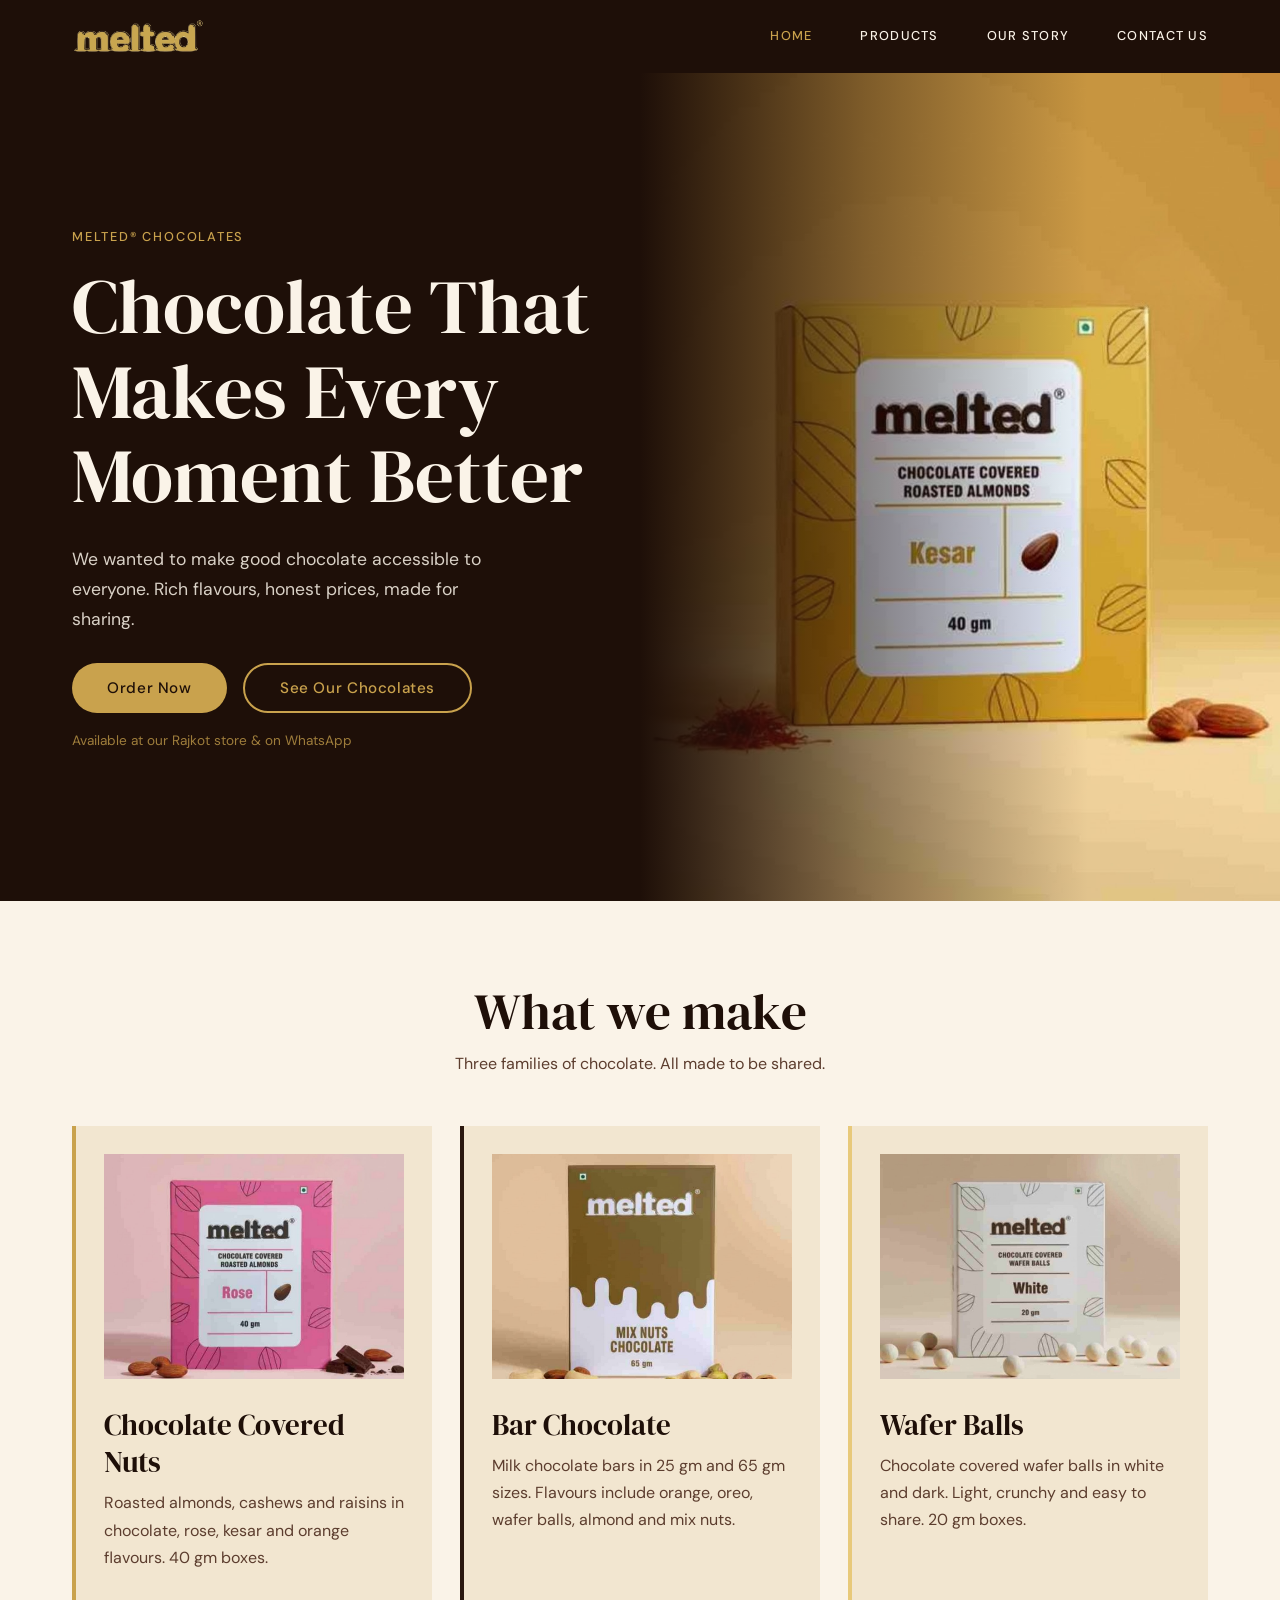
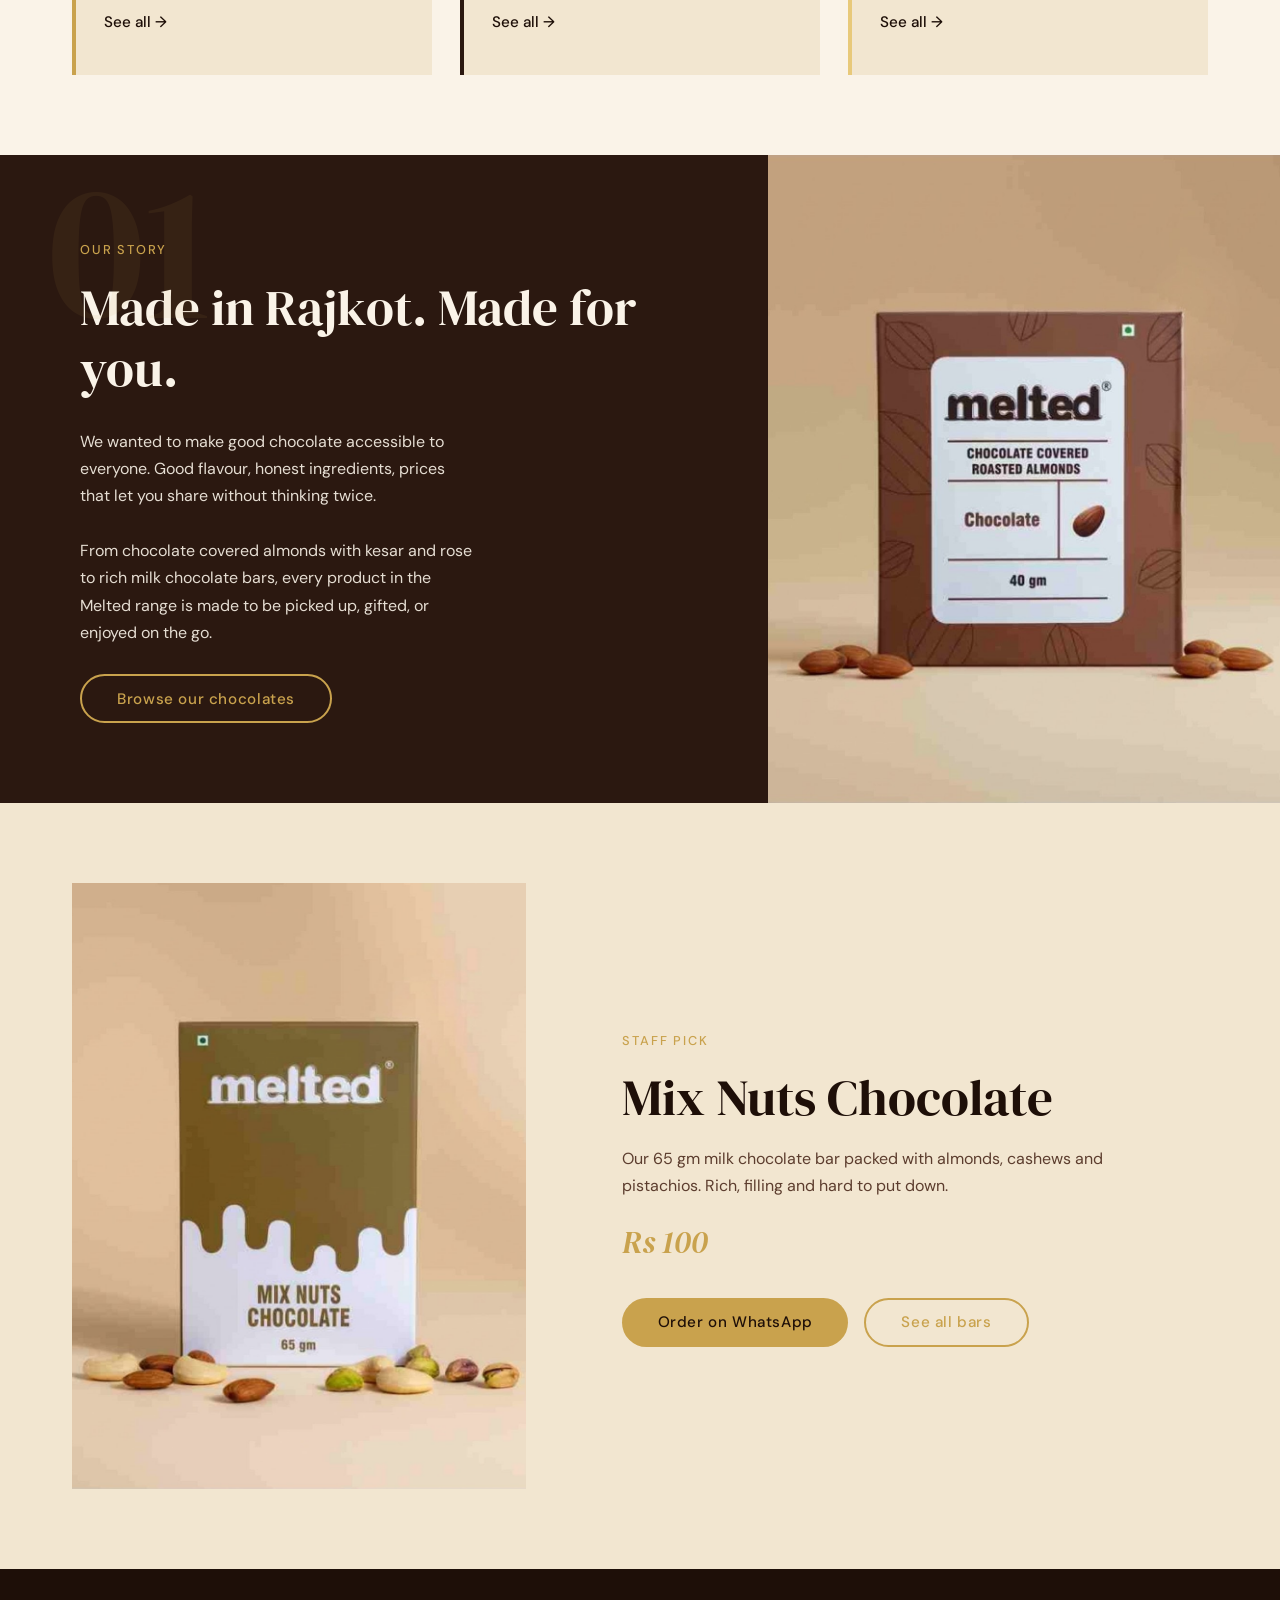
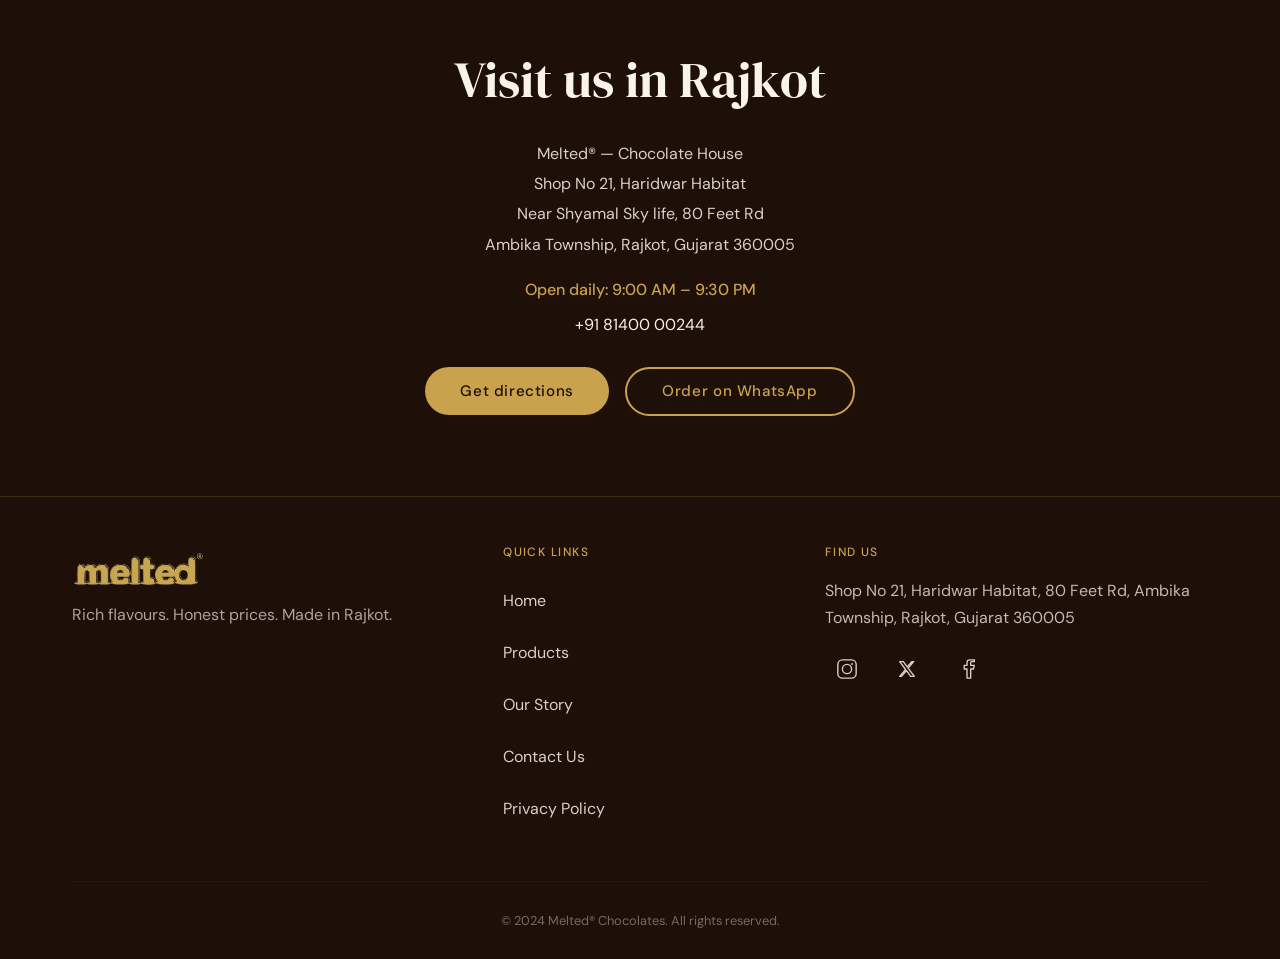
<file: index.html>
<!DOCTYPE html>
<html lang="en">

<head>
  <meta charset="UTF-8">
  <meta name="viewport" content="width=device-width, initial-scale=1.0">
  <title>Melted — Chocolate That Makes Every Moment Better</title>
  <meta name="description"
    content="Melted is a chocolate brand based in Rajkot, Gujarat. Rich flavours, honest prices, made for sharing. Chocolate covered nuts, bars, and wafer balls.">
  <meta name="theme-color" content="#1E0F08">
  <link rel="canonical" href="https://melted-chocolates.netlify.app/">

  <!-- Open Graph / Facebook -->
  <meta property="og:type" content="website">
  <meta property="og:site_name" content="Melted">
  <meta property="og:url" content="https://melted-chocolates.netlify.app/">
  <meta property="og:title" content="Melted — Chocolate That Makes Every Moment Better">
  <meta property="og:description"
    content="Melted is a chocolate brand based in Rajkot, Gujarat. Rich flavours, honest prices, made for sharing.">
  <meta property="og:image" content="https://melted-chocolates.netlify.app/images/products/almonds-kesar.jpg">

  <!-- Twitter Card -->
  <meta name="twitter:card" content="summary_large_image">
  <meta name="twitter:title" content="Melted — Chocolate That Makes Every Moment Better">
  <meta name="twitter:description"
    content="Melted is a chocolate brand based in Rajkot, Gujarat. Rich flavours, honest prices, made for sharing.">
  <meta name="twitter:image" content="https://melted-chocolates.netlify.app/images/products/almonds-kesar.jpg">

  <!-- Favicon -->
  <link rel="icon" href="favicon.ico" sizes="48x48">
  <link rel="icon" type="image/png" sizes="32x32" href="images/favicon-32.png">
  <link rel="icon" type="image/png" sizes="192x192" href="images/favicon-192.png">
  <link rel="apple-touch-icon" href="images/apple-touch-icon.png">

  <!-- Preload Logo -->
  <link rel="preload" as="image" href="images/logo-nav.webp" type="image/webp">

  <!-- Google Fonts -->
  <link rel="preconnect" href="https://fonts.googleapis.com">
  <link rel="preconnect" href="https://fonts.gstatic.com" crossorigin>
  <link
    href="https://fonts.googleapis.com/css2?family=DM+Sans:wght@400;500&family=DM+Serif+Display:ital@0;1&display=swap"
    rel="stylesheet">

  <!-- Stylesheet -->
  <link rel="stylesheet" href="css/style.css">
</head>

<body>

  <a href="#main-content" class="skip-link">Skip to main content</a>

  <header class="site-header" id="site-header">
    <nav class="nav" aria-label="Primary navigation">
      <a href="index.html" class="nav__logo" aria-label="Melted — Home">
        <picture>
          <source srcset="images/logo-nav.webp" type="image/webp">
          <img src="images/logo-nav.png" alt="Melted" class="nav__logo-img" width="480" height="130"
            fetchpriority="high" decoding="async">
        </picture>
        <span class="nav__logo-text">Melted</span>
      </a>

      <button class="nav__hamburger" id="nav-toggle" type="button" aria-label="Open navigation menu"
        aria-expanded="false" aria-controls="nav-menu">
        <span class="nav__hamburger-line"></span>
        <span class="nav__hamburger-line"></span>
        <span class="nav__hamburger-line"></span>
      </button>

      <ul class="nav__menu" id="nav-menu" role="list">
        <li>
          <button class="nav__close" id="nav-close" type="button" aria-label="Close navigation menu">&times;</button>
        </li>
        <li><a href="index.html" class="nav__link nav__link--active">Home</a></li>
        <li><a href="products.html" class="nav__link">Products</a></li>
        <li><a href="#brand-story" class="nav__link">Our Story</a></li>
        <li><a href="contact.html" class="nav__link">Contact Us</a></li>
        <li class="nav__menu-cta">
          <a href="https://wa.me/918140000244?text=Hi!%20I'd%20like%20to%20place%20an%20order." target="_blank"
            rel="noopener noreferrer" class="btn btn--whatsapp">
            Order on WhatsApp
          </a>
        </li>
      </ul>
    </nav>
  </header>

  <main id="main-content">

    <!-- SECTION 1 — HERO (dark: cocoa) -->
    <section class="hero" aria-label="Hero">
      <div class="hero__content">
        <span class="label-tag">Melted&reg; Chocolates</span>
        <h1 class="hero__headline">Chocolate That Makes Every Moment Better</h1>
        <p class="hero__sub">
          We wanted to make good chocolate accessible to everyone. Rich flavours, honest prices, made for sharing.
        </p>
        <div class="hero__actions">
          <!-- TODO: replace href="#" with the real order link later -->
          <a href="#" class="btn btn--primary">Order Now</a>
          <a href="products.html" class="btn btn--secondary">See Our Chocolates</a>
        </div>
        <p class="hero__note">Available at our Rajkot store &amp; on WhatsApp</p>
      </div>

      <div class="hero__media">
        <img src="images/products/almonds-kesar.jpg"
          alt="Melted kesar flavour chocolate covered roasted almonds box"
          class="hero__image" width="800" height="1067" fetchpriority="high" decoding="sync">
      </div>
    </section>

    <!-- SECTION 2 — WHAT WE MAKE (light: cream) -->
    <section class="section section--light" aria-labelledby="what-we-make-heading">
      <div class="container">
        <div class="section-head-centered">
          <h2 id="what-we-make-heading">What we make</h2>
          <p class="section-head-centered__sub">
            Three families of chocolate. All made to be shared.
          </p>
        </div>

        <div class="categories-grid">
          <article class="category-card">
            <div class="category-card__img-wrap">
              <img src="images/products/almonds-rose.jpg"
                alt="Melted rose flavour chocolate covered roasted almonds"
                class="category-card__img" width="400" height="300" loading="lazy" decoding="async">
            </div>
            <h3 class="category-card__title">Chocolate Covered Nuts</h3>
            <p class="category-card__text">
              Roasted almonds, cashews and raisins in chocolate, rose, kesar and orange flavours. 40 gm boxes.
            </p>
            <a href="products.html" class="category-card__link">See all &rarr;</a>
          </article>

          <article class="category-card category-card--bars">
            <div class="category-card__img-wrap">
              <img src="images/products/bar-65g-mix-nuts.jpg"
                alt="Melted 65 gm mix nuts milk chocolate bar"
                class="category-card__img" width="400" height="300" loading="lazy" decoding="async">
            </div>
            <h3 class="category-card__title">Bar Chocolate</h3>
            <p class="category-card__text">
              Milk chocolate bars in 25 gm and 65 gm sizes. Flavours include orange, oreo, wafer balls, almond and mix nuts.
            </p>
            <a href="products.html" class="category-card__link">See all &rarr;</a>
          </article>

          <article class="category-card category-card--wafer">
            <div class="category-card__img-wrap">
              <img src="images/products/wafer-balls-white.jpg"
                alt="Melted white chocolate covered wafer balls"
                class="category-card__img" width="400" height="300" loading="lazy" decoding="async">
            </div>
            <h3 class="category-card__title">Wafer Balls</h3>
            <p class="category-card__text">
              Chocolate covered wafer balls in white and dark. Light, crunchy and easy to share. 20 gm boxes.
            </p>
            <a href="products.html" class="category-card__link">See all &rarr;</a>
          </article>
        </div>
      </div>
    </section>

    <!-- SECTION 3 — BRAND STORY (dark: cocoa-mid) -->
    <section class="section section--dark-mid brand-story" id="brand-story" aria-labelledby="brand-story-heading">
      <div class="brand-story__layout">
        <div class="brand-story__content">
          <span class="brand-story__bg-num" aria-hidden="true">01</span>
          <span class="label-tag">Our Story</span>
          <h2 class="brand-story__heading" id="brand-story-heading">Made in Rajkot. Made for you.</h2>
          <p class="brand-story__p">
            We wanted to make good chocolate accessible to everyone. Good flavour, honest ingredients, prices that let you share without thinking twice.
          </p>
          <p class="brand-story__p">
            From chocolate covered almonds with kesar and rose to rich milk chocolate bars, every product in the Melted range is made to be picked up, gifted, or enjoyed on the go.
          </p>
          <a href="products.html" class="btn btn--secondary">Browse our chocolates</a>
        </div>

        <div class="brand-story__media">
          <img src="images/products/almonds-chocolate.jpg"
            alt="Melted chocolate covered roasted almonds"
            class="brand-story__img" width="600" height="800" loading="lazy" decoding="async">
        </div>
      </div>
    </section>

    <!-- SECTION 4 — FEATURED PICK (light: cream-warm) -->
    <section class="section section--light-warm" aria-labelledby="featured-pick-heading">
      <div class="container">
        <div class="featured-pick__grid">
          <div class="featured-pick__img-wrap">
            <img src="images/products/bar-65g-mix-nuts.jpg"
              alt="Melted Mix Nuts Chocolate 65 gm bar"
              class="featured-pick__img" width="600" height="800" loading="lazy" decoding="async">
          </div>

          <div class="featured-pick__content">
            <span class="label-tag">Staff pick</span>
            <h2 class="featured-pick__heading" id="featured-pick-heading">Mix Nuts Chocolate</h2>
            <p class="featured-pick__desc">
              Our 65 gm milk chocolate bar packed with almonds, cashews and pistachios. Rich, filling and hard to put down.
            </p>
            <p class="featured-pick__price">Rs 100</p>
            <div class="featured-pick__actions">
              <a href="https://wa.me/918140000244" target="_blank" rel="noopener noreferrer"
                class="btn btn--primary">Order on WhatsApp</a>
              <a href="products.html" class="btn btn--secondary">See all bars</a>
            </div>
          </div>
        </div>
      </div>
    </section>

    <!-- SECTION 5 — STORE (dark: cocoa) -->
    <section class="section section--dark" aria-labelledby="store-visit-heading">
      <div class="container">
        <div class="store-visit__inner">
          <h2 class="store-visit__heading" id="store-visit-heading">Visit us in Rajkot</h2>
          <address class="store-visit__address">
            Melted&reg; &mdash; Chocolate House<br>
            Shop No 21, Haridwar Habitat<br>
            Near Shyamal Sky life, 80 Feet Rd<br>
            Ambika Township, Rajkot, Gujarat 360005
          </address>
          <p class="store-visit__hours">Open daily: 9:00 AM &ndash; 9:30 PM</p>
          <p class="store-visit__phone"><a href="tel:+918140000244">+91 81400 00244</a></p>
          <div class="store-visit__actions">
            <a href="https://maps.app.goo.gl/YGpKH35N9MbniUks7" target="_blank" rel="noopener noreferrer"
              class="btn btn--primary">Get directions</a>
            <a href="https://wa.me/918140000244" target="_blank" rel="noopener noreferrer"
              class="btn btn--secondary">Order on WhatsApp</a>
          </div>
        </div>
      </div>
    </section>

  </main>

  <footer class="site-footer">
    <div class="container">
      <div class="footer__grid">
        <div class="footer__brand">
          <a href="index.html" class="footer__logo" aria-label="Melted — Home">
            <picture>
              <source srcset="images/logo-nav.webp" type="image/webp">
              <img src="images/logo-nav.png" alt="Melted" class="footer__logo-img" width="480" height="130"
                loading="lazy" decoding="async">
            </picture>
          </a>
          <p class="footer__tagline">Rich flavours. Honest prices. Made in Rajkot.</p>
        </div>

        <div class="footer__links">
          <h3 class="footer__heading">Quick links</h3>
          <ul role="list">
            <li><a href="index.html">Home</a></li>
            <li><a href="products.html">Products</a></li>
            <li><a href="#brand-story">Our Story</a></li>
            <li><a href="contact.html">Contact Us</a></li>
            <li><a href="privacy.html">Privacy Policy</a></li>
          </ul>
        </div>

        <div class="footer__find">
          <h3 class="footer__heading">Find us</h3>
          <p class="footer__address">
            Shop No 21, Haridwar Habitat, 80 Feet Rd, Ambika Township, Rajkot, Gujarat 360005
          </p>
          <div class="footer__social-icons">
            <a href="https://www.instagram.com/melted24" target="_blank" rel="noopener noreferrer"
              aria-label="Instagram">
              <svg width="22" height="22" viewBox="0 0 24 24" fill="none" aria-hidden="true">
                <rect x="2" y="2" width="20" height="20" rx="5" stroke="currentColor" stroke-width="1.5" />
                <circle cx="12" cy="12" r="5" stroke="currentColor" stroke-width="1.5" />
                <circle cx="17.5" cy="6.5" r="1" fill="currentColor" />
              </svg>
            </a>
            <a href="https://x.com/vraj_foods" target="_blank" rel="noopener noreferrer" aria-label="X">
              <svg width="22" height="22" viewBox="0 0 24 24" fill="none" aria-hidden="true">
                <path d="M4 4L10.5 12.5L4 20H6L11.5 13.8L16 20H20L13.2 11L19.3 4H17.3L12.2 9.7L8 4H4Z"
                  stroke="currentColor" stroke-width="1.5" stroke-linejoin="round" />
              </svg>
            </a>
            <a href="https://www.facebook.com/share/1JFQ9zrTHv/" target="_blank" rel="noopener noreferrer"
              aria-label="Facebook">
              <svg width="22" height="22" viewBox="0 0 24 24" fill="none" aria-hidden="true">
                <path
                  d="M18 2H15C13.3431 2 12 3.34315 12 5V8H9V12H12V22H16V12H19L20 8H16V5C16 4.44772 16.4477 4 17 4H20V2H18Z"
                  stroke="currentColor" stroke-width="1.5" stroke-linecap="round" stroke-linejoin="round" />
              </svg>
            </a>
          </div>
        </div>
      </div>

      <div class="footer__bottom">
        <p>&copy; 2024 Melted&reg; Chocolates. All rights reserved.</p>
      </div>
    </div>
  </footer>

  <script src="js/main.js"></script>
</body>

</html>
</file>
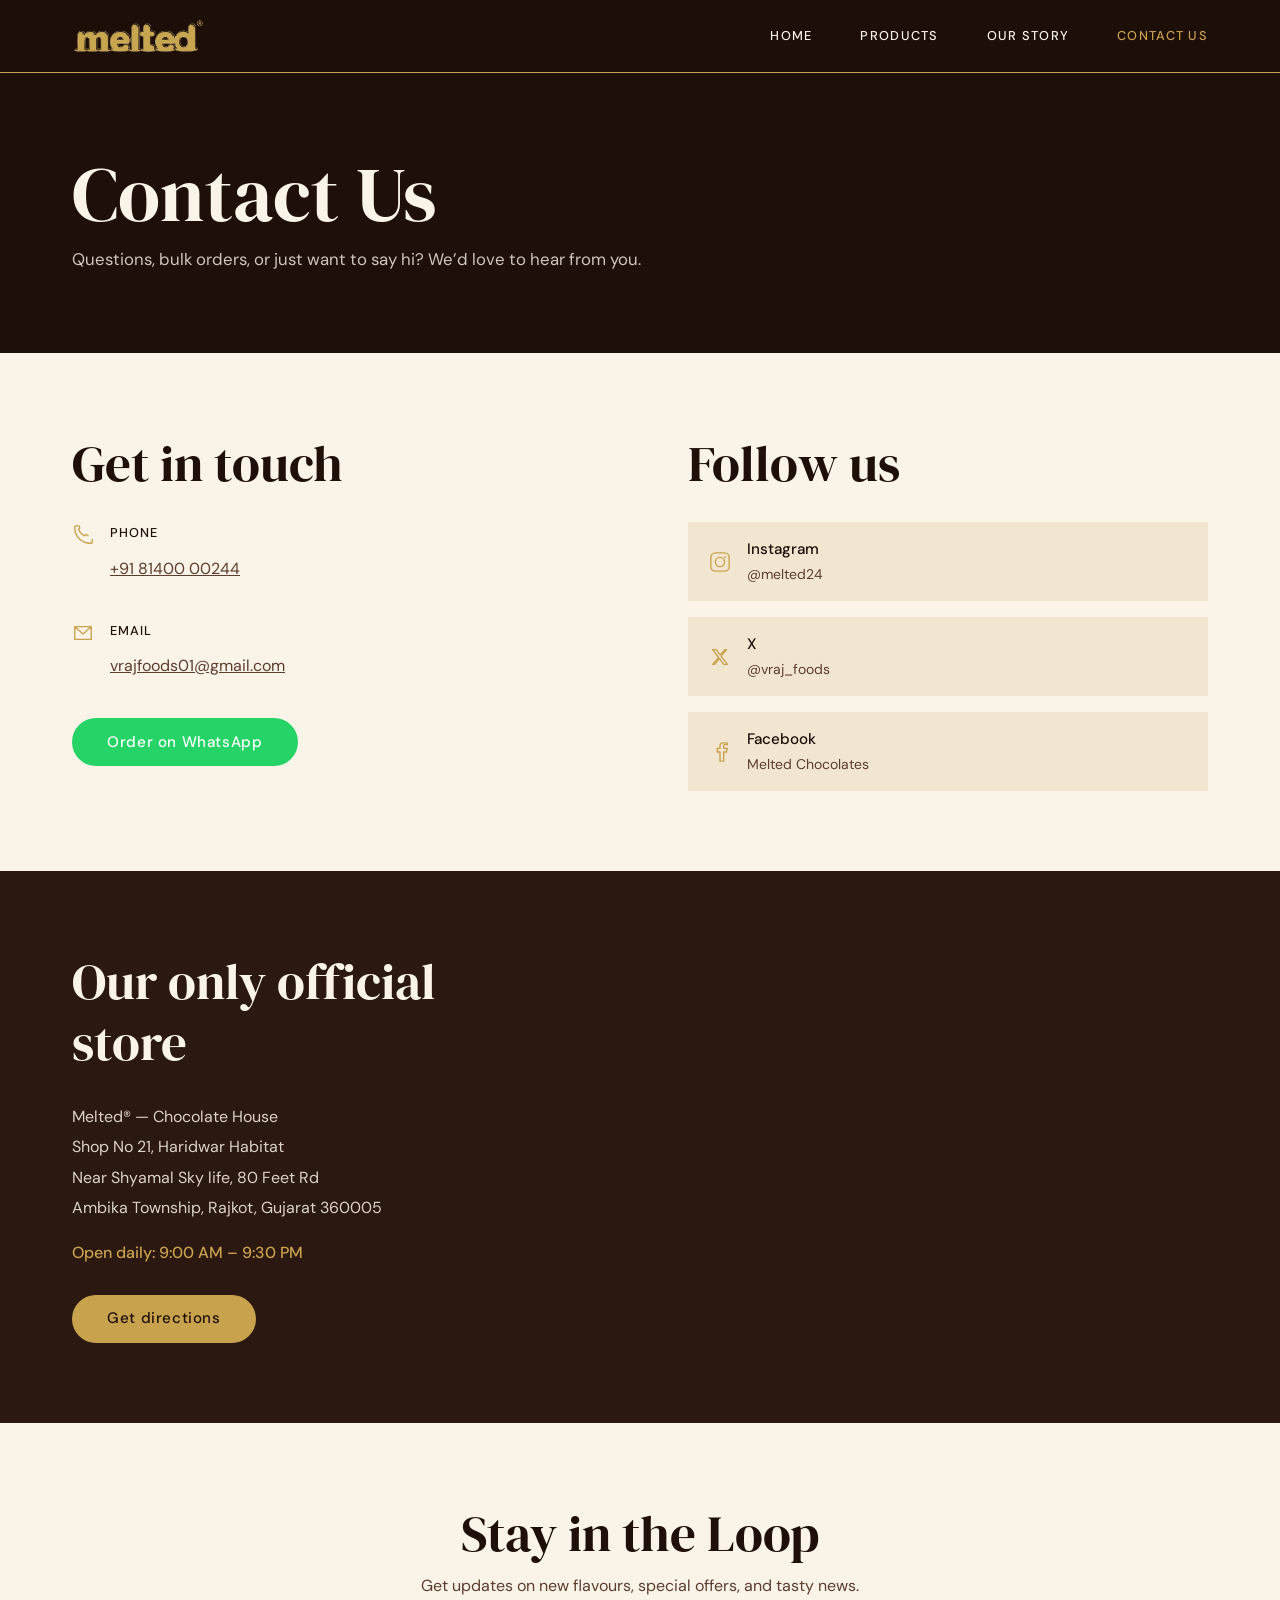
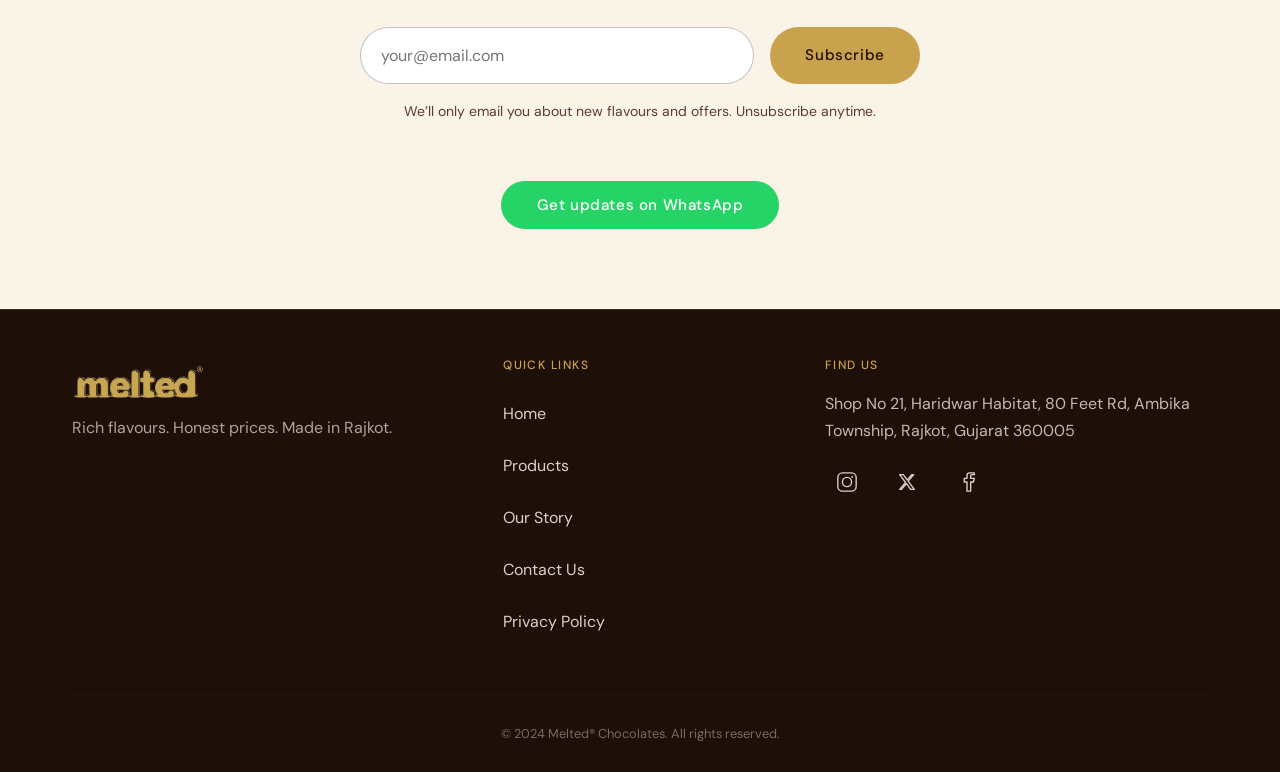
<file: contact.html>
<!DOCTYPE html>
<html lang="en">

<head>
  <meta charset="UTF-8">
  <meta name="viewport" content="width=device-width, initial-scale=1.0">
  <title>Contact Us — Melted</title>
  <meta name="description"
    content="Get in touch with Melted. Order on WhatsApp, call us, or visit our store in Rajkot — we'd love to hear from you.">
  <meta name="theme-color" content="#1E0F08">
  <link rel="canonical" href="https://melted-chocolates.netlify.app/contact">

  <!-- Open Graph / Facebook -->
  <meta property="og:type" content="website">
  <meta property="og:site_name" content="Melted">
  <meta property="og:url" content="https://melted-chocolates.netlify.app/contact">
  <meta property="og:title" content="Contact Us — Melted">
  <meta property="og:description"
    content="Get in touch with Melted. Order on WhatsApp, call us, or visit our store in Rajkot — we'd love to hear from you.">
  <meta property="og:image" content="https://melted-chocolates.netlify.app/images/products/almonds-kesar.jpg">

  <!-- Twitter Card -->
  <meta name="twitter:card" content="summary_large_image">
  <meta name="twitter:title" content="Contact Us — Melted">
  <meta name="twitter:description"
    content="Get in touch with Melted. Order on WhatsApp, call us, or visit our store in Rajkot — we'd love to hear from you.">
  <meta name="twitter:image" content="https://melted-chocolates.netlify.app/images/products/almonds-kesar.jpg">

  <!-- Favicon -->
  <link rel="icon" href="favicon.ico" sizes="48x48">
  <link rel="icon" type="image/png" sizes="32x32" href="images/favicon-32.png">
  <link rel="icon" type="image/png" sizes="192x192" href="images/favicon-192.png">
  <link rel="apple-touch-icon" href="images/apple-touch-icon.png">

  <!-- Preload Logo -->
  <link rel="preload" as="image" href="images/logo-nav.webp" type="image/webp">

  <!-- Google Fonts -->
  <link rel="preconnect" href="https://fonts.googleapis.com">
  <link rel="preconnect" href="https://fonts.gstatic.com" crossorigin>
  <link
    href="https://fonts.googleapis.com/css2?family=DM+Sans:wght@400;500&family=DM+Serif+Display:ital@0;1&display=swap"
    rel="stylesheet">

  <!-- Stylesheet -->
  <link rel="stylesheet" href="css/style.css">
</head>

<body>

  <a href="#main-content" class="skip-link">Skip to main content</a>

  <header class="site-header site-header--solid" id="site-header">
    <nav class="nav" aria-label="Primary navigation">
      <a href="index.html" class="nav__logo" aria-label="Melted — Home">
        <picture>
          <source srcset="images/logo-nav.webp" type="image/webp">
          <img src="images/logo-nav.png" alt="Melted" class="nav__logo-img" width="480" height="130"
            fetchpriority="high" decoding="async">
        </picture>
        <span class="nav__logo-text">Melted</span>
      </a>

      <button class="nav__hamburger" id="nav-toggle" type="button" aria-label="Open navigation menu"
        aria-expanded="false" aria-controls="nav-menu">
        <span class="nav__hamburger-line"></span>
        <span class="nav__hamburger-line"></span>
        <span class="nav__hamburger-line"></span>
      </button>

      <ul class="nav__menu" id="nav-menu" role="list">
        <li>
          <button class="nav__close" id="nav-close" type="button" aria-label="Close navigation menu">&times;</button>
        </li>
        <li><a href="index.html" class="nav__link">Home</a></li>
        <li><a href="products.html" class="nav__link">Products</a></li>
        <li><a href="index.html#brand-story" class="nav__link">Our Story</a></li>
        <li><a href="contact.html" class="nav__link nav__link--active">Contact Us</a></li>
        <li class="nav__menu-cta">
          <a href="https://wa.me/918140000244?text=Hi!%20I'd%20like%20to%20place%20an%20order." target="_blank"
            rel="noopener noreferrer" class="btn btn--whatsapp">
            Order on WhatsApp
          </a>
        </li>
      </ul>
    </nav>
  </header>

  <main id="main-content">

    <!-- Page Hero (dark) -->
    <section class="page-header">
      <div class="container">
        <h1 class="page-header__title">Contact Us</h1>
        <p class="page-header__subtitle">
          Questions, bulk orders, or just want to say hi? We&rsquo;d love to hear from you.
        </p>
      </div>
    </section>

    <!-- Section 1 (light: cream) — Get in touch + Socials -->
    <section class="section section--light" aria-labelledby="get-in-touch-heading">
      <div class="container">
        <div class="contact-grid">
          <div>
            <h2 class="contact-block__heading" id="get-in-touch-heading">Get in touch</h2>

            <div class="contact-row">
              <svg class="contact-row__icon" width="22" height="22" viewBox="0 0 24 24" fill="none" aria-hidden="true">
                <path
                  d="M22 16.92V19.92C22 20.48 21.56 20.93 21 20.97C20.64 21 20.29 21 20 21C10.61 21 3 13.39 3 4C3 3.71 3 3.36 3.03 3C3.07 2.44 3.52 2 4.08 2H7.08C7.56 2 7.97 2.34 8.05 2.81C8.14 3.38 8.3 3.93 8.52 4.46L7.02 5.97C8.27 8.81 10.55 11.27 13.54 12.98L15.05 11.47C15.58 11.69 16.13 11.86 16.7 11.95C17.16 12.03 17.5 12.44 17.5 12.92"
                  stroke="currentColor" stroke-width="1.5" stroke-linecap="round" stroke-linejoin="round" />
              </svg>
              <div>
                <strong>Phone</strong>
                <a href="tel:+918140000244">+91 81400 00244</a>
              </div>
            </div>

            <div class="contact-row">
              <svg class="contact-row__icon" width="22" height="22" viewBox="0 0 24 24" fill="none" aria-hidden="true">
                <path d="M21 5L12 13L3 5M3 5V19H21V5Z" stroke="currentColor" stroke-width="1.5" stroke-linecap="round"
                  stroke-linejoin="round" />
              </svg>
              <div>
                <strong>Email</strong>
                <a href="mailto:vrajfoods01@gmail.com">vrajfoods01@gmail.com</a>
              </div>
            </div>

            <a href="https://wa.me/918140000244?text=Hi!%20I'd%20like%20to%20place%20an%20order." target="_blank"
              rel="noopener noreferrer" class="btn btn--whatsapp">
              Order on WhatsApp
            </a>
          </div>

          <div>
            <h2 class="contact-block__heading">Follow us</h2>
            <div class="social-list">
              <a href="https://www.instagram.com/melted24" target="_blank" rel="noopener noreferrer" class="social-row">
                <svg class="social-row__icon" width="22" height="22" viewBox="0 0 24 24" fill="none" aria-hidden="true">
                  <rect x="2" y="2" width="20" height="20" rx="5" stroke="currentColor" stroke-width="1.5" />
                  <circle cx="12" cy="12" r="5" stroke="currentColor" stroke-width="1.5" />
                  <circle cx="17.5" cy="6.5" r="1" fill="currentColor" />
                </svg>
                <span class="social-row__meta">
                  <span class="social-row__name">Instagram</span>
                  <span class="social-row__handle">@melted24</span>
                </span>
              </a>

              <a href="https://x.com/vraj_foods" target="_blank" rel="noopener noreferrer" class="social-row">
                <svg class="social-row__icon" width="22" height="22" viewBox="0 0 24 24" fill="none" aria-hidden="true">
                  <path d="M4 4L10.5 12.5L4 20H6L11.5 13.8L16 20H20L13.2 11L19.3 4H17.3L12.2 9.7L8 4H4Z"
                    stroke="currentColor" stroke-width="1.5" stroke-linejoin="round" />
                </svg>
                <span class="social-row__meta">
                  <span class="social-row__name">X</span>
                  <span class="social-row__handle">@vraj_foods</span>
                </span>
              </a>

              <a href="https://www.facebook.com/share/1JFQ9zrTHv/" target="_blank" rel="noopener noreferrer"
                class="social-row">
                <svg class="social-row__icon" width="22" height="22" viewBox="0 0 24 24" fill="none" aria-hidden="true">
                  <path
                    d="M18 2H15C13.3431 2 12 3.34315 12 5V8H9V12H12V22H16V12H19L20 8H16V5C16 4.44772 16.4477 4 17 4H20V2H18Z"
                    stroke="currentColor" stroke-width="1.5" stroke-linecap="round" stroke-linejoin="round" />
                </svg>
                <span class="social-row__meta">
                  <span class="social-row__name">Facebook</span>
                  <span class="social-row__handle">Melted Chocolates</span>
                </span>
              </a>
            </div>
          </div>
        </div>
      </div>
    </section>

    <!-- Section 2 (dark: cocoa-mid) — Store & Map -->
    <section class="section section--dark-mid" id="store-location" aria-labelledby="store-heading">
      <div class="container">
        <div class="contact-store__grid">
          <div>
            <h2 class="contact-store__heading" id="store-heading">Our only official store</h2>
            <address class="contact-store__address">
              Melted&reg; &mdash; Chocolate House<br>
              Shop No 21, Haridwar Habitat<br>
              Near Shyamal Sky life, 80 Feet Rd<br>
              Ambika Township, Rajkot, Gujarat 360005
            </address>
            <p class="contact-store__hours">Open daily: 9:00 AM &ndash; 9:30 PM</p>
            <a href="https://maps.app.goo.gl/YGpKH35N9MbniUks7" target="_blank" rel="noopener noreferrer"
              class="btn btn--primary">Get directions</a>
          </div>

          <div class="contact-store__map-wrap">
            <iframe
              src="https://www.google.com/maps?q=Chocolate+House,+Haridwar+Habitat,+80+Feet+Rd,+Ambika+Township,+Rajkot&amp;output=embed"
              title="Melted store location" width="100%" loading="lazy" referrerpolicy="no-referrer-when-downgrade"
              class="contact-store__map">
            </iframe>
          </div>
        </div>
      </div>
    </section>

    <!-- Section 3 (light: cream) — Stay in the Loop -->
    <section class="section section--light" id="newsletter" aria-labelledby="newsletter-heading">
      <div class="container">
        <div class="newsletter-box">
          <h2 class="newsletter-box__heading" id="newsletter-heading">Stay in the Loop</h2>
          <p class="newsletter-box__text">
            Get updates on new flavours, special offers, and tasty news.
          </p>

          <form class="newsletter__form" id="newsletter-form" novalidate>
            <input type="checkbox" name="botcheck" class="newsletter__honeypot" tabindex="-1" autocomplete="off">
            <label for="newsletter-email" class="visually-hidden">Email address</label>
            <input type="email" id="newsletter-email" name="email" class="newsletter__input"
              placeholder="your@email.com" required autocomplete="email" aria-describedby="newsletter-status">
            <button type="submit" class="btn btn--primary">Subscribe</button>
          </form>

          <p class="newsletter__privacy-note">
            We&rsquo;ll only email you about new flavours and offers. Unsubscribe anytime.
          </p>
          <p class="newsletter__status" id="newsletter-status" role="status" aria-live="polite"></p>

          <div class="newsletter__secondary">
            <a href="https://wa.me/918140000244" target="_blank" rel="noopener noreferrer"
              class="btn btn--whatsapp">
              Get updates on WhatsApp
            </a>
          </div>
        </div>
      </div>
    </section>

  </main>

  <footer class="site-footer">
    <div class="container">
      <div class="footer__grid">
        <div class="footer__brand">
          <a href="index.html" class="footer__logo" aria-label="Melted — Home">
            <picture>
              <source srcset="images/logo-nav.webp" type="image/webp">
              <img src="images/logo-nav.png" alt="Melted" class="footer__logo-img" width="480" height="130"
                loading="lazy" decoding="async">
            </picture>
          </a>
          <p class="footer__tagline">Rich flavours. Honest prices. Made in Rajkot.</p>
        </div>

        <div class="footer__links">
          <h3 class="footer__heading">Quick links</h3>
          <ul role="list">
            <li><a href="index.html">Home</a></li>
            <li><a href="products.html">Products</a></li>
            <li><a href="index.html#brand-story">Our Story</a></li>
            <li><a href="contact.html">Contact Us</a></li>
            <li><a href="privacy.html">Privacy Policy</a></li>
          </ul>
        </div>

        <div class="footer__find">
          <h3 class="footer__heading">Find us</h3>
          <p class="footer__address">
            Shop No 21, Haridwar Habitat, 80 Feet Rd, Ambika Township, Rajkot, Gujarat 360005
          </p>
          <div class="footer__social-icons">
            <a href="https://www.instagram.com/melted24" target="_blank" rel="noopener noreferrer"
              aria-label="Instagram">
              <svg width="22" height="22" viewBox="0 0 24 24" fill="none" aria-hidden="true">
                <rect x="2" y="2" width="20" height="20" rx="5" stroke="currentColor" stroke-width="1.5" />
                <circle cx="12" cy="12" r="5" stroke="currentColor" stroke-width="1.5" />
                <circle cx="17.5" cy="6.5" r="1" fill="currentColor" />
              </svg>
            </a>
            <a href="https://x.com/vraj_foods" target="_blank" rel="noopener noreferrer" aria-label="X">
              <svg width="22" height="22" viewBox="0 0 24 24" fill="none" aria-hidden="true">
                <path d="M4 4L10.5 12.5L4 20H6L11.5 13.8L16 20H20L13.2 11L19.3 4H17.3L12.2 9.7L8 4H4Z"
                  stroke="currentColor" stroke-width="1.5" stroke-linejoin="round" />
              </svg>
            </a>
            <a href="https://www.facebook.com/share/1JFQ9zrTHv/" target="_blank" rel="noopener noreferrer"
              aria-label="Facebook">
              <svg width="22" height="22" viewBox="0 0 24 24" fill="none" aria-hidden="true">
                <path
                  d="M18 2H15C13.3431 2 12 3.34315 12 5V8H9V12H12V22H16V12H19L20 8H16V5C16 4.44772 16.4477 4 17 4H20V2H18Z"
                  stroke="currentColor" stroke-width="1.5" stroke-linecap="round" stroke-linejoin="round" />
              </svg>
            </a>
          </div>
        </div>
      </div>

      <div class="footer__bottom">
        <p>&copy; 2024 Melted&reg; Chocolates. All rights reserved.</p>
      </div>
    </div>
  </footer>

  <script src="js/main.js"></script>
  <script src="js/newsletter.js"></script>
</body>

</html>
</file>
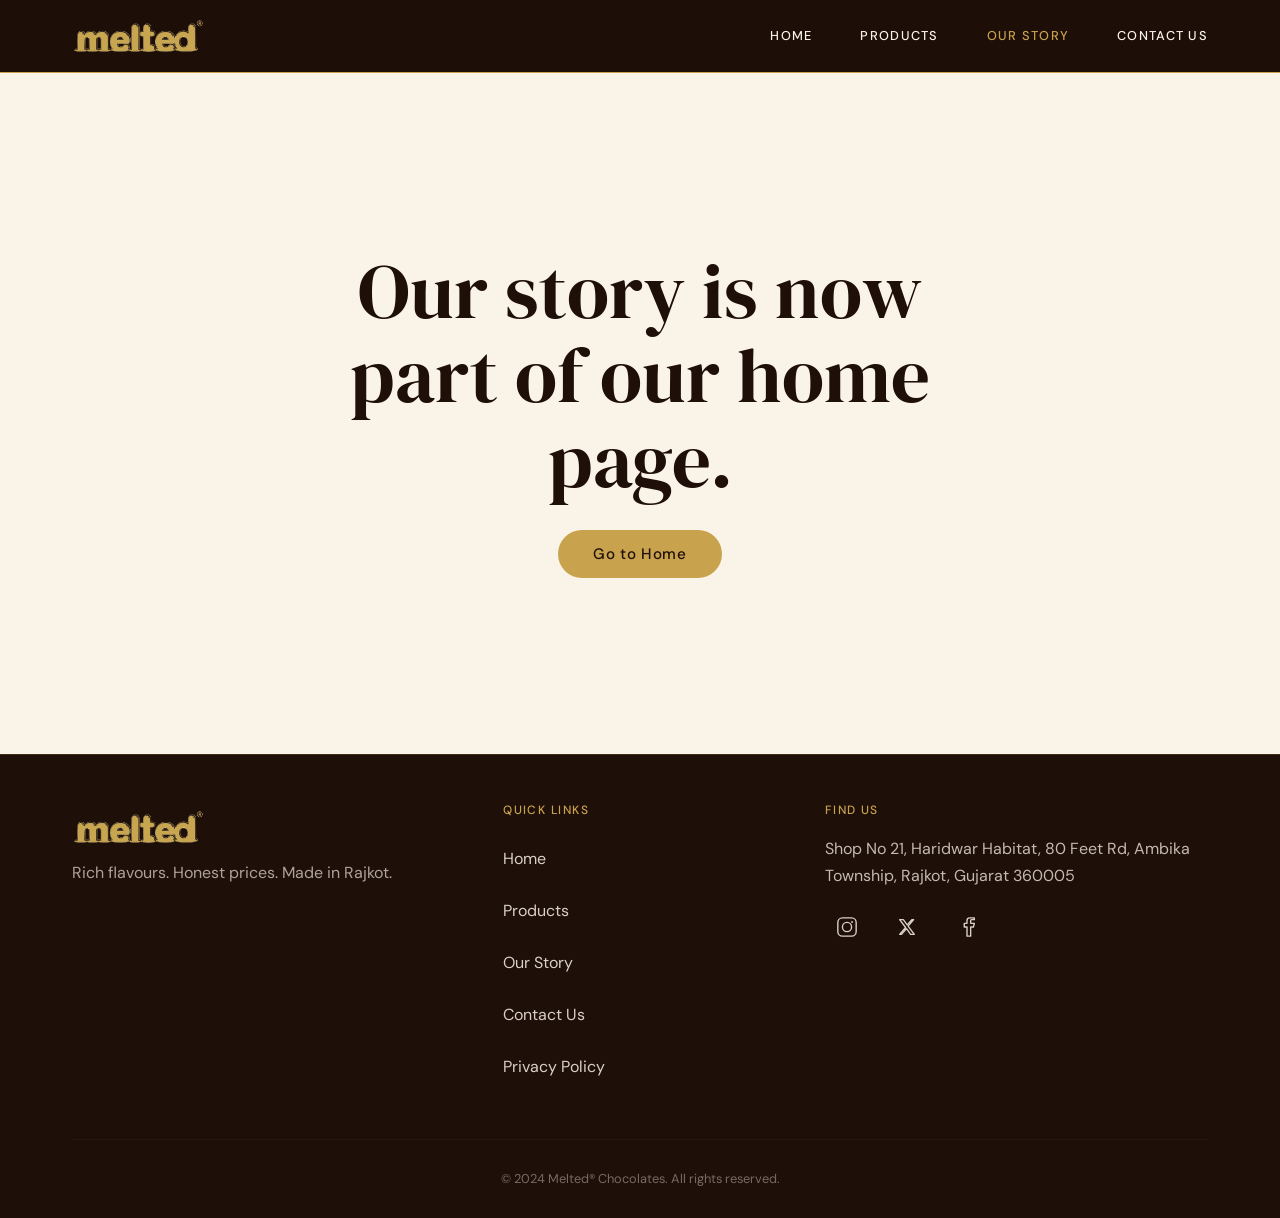
<file: our-story.html>
<!DOCTYPE html>
<html lang="en">

<head>
  <meta charset="UTF-8">
  <meta name="viewport" content="width=device-width, initial-scale=1.0">
  <title>Our Story — Melted</title>
  <meta name="description"
    content="The story behind Melted is now on our home page. Visit our home page to learn more about our chocolates made in Rajkot.">
  <meta name="theme-color" content="#1E0F08">
  <link rel="canonical" href="https://melted-chocolates.netlify.app/our-story">

  <!-- Open Graph / Facebook -->
  <meta property="og:type" content="website">
  <meta property="og:site_name" content="Melted">
  <meta property="og:url" content="https://melted-chocolates.netlify.app/our-story">
  <meta property="og:title" content="Our Story — Melted">
  <meta property="og:description"
    content="The story behind Melted is now on our home page. Visit our home page to learn more about our chocolates made in Rajkot.">
  <meta property="og:image" content="https://melted-chocolates.netlify.app/images/products/almonds-kesar.jpg">

  <!-- Twitter Card -->
  <meta name="twitter:card" content="summary_large_image">
  <meta name="twitter:title" content="Our Story — Melted">
  <meta name="twitter:description"
    content="The story behind Melted is now on our home page. Visit our home page to learn more about our chocolates made in Rajkot.">
  <meta name="twitter:image" content="https://melted-chocolates.netlify.app/images/products/almonds-kesar.jpg">

  <!-- Favicon -->
  <link rel="icon" href="favicon.ico" sizes="48x48">
  <link rel="icon" type="image/png" sizes="32x32" href="images/favicon-32.png">
  <link rel="icon" type="image/png" sizes="192x192" href="images/favicon-192.png">
  <link rel="apple-touch-icon" href="images/apple-touch-icon.png">

  <!-- Preload Logo -->
  <link rel="preload" as="image" href="images/logo-nav.webp" type="image/webp">

  <!-- Google Fonts -->
  <link rel="preconnect" href="https://fonts.googleapis.com">
  <link rel="preconnect" href="https://fonts.gstatic.com" crossorigin>
  <link
    href="https://fonts.googleapis.com/css2?family=DM+Sans:wght@400;500&family=DM+Serif+Display:ital@0;1&display=swap"
    rel="stylesheet">

  <!-- Stylesheet -->
  <link rel="stylesheet" href="css/style.css">
</head>

<body>

  <a href="#main-content" class="skip-link">Skip to main content</a>

  <header class="site-header site-header--solid" id="site-header">
    <nav class="nav" aria-label="Primary navigation">
      <a href="index.html" class="nav__logo" aria-label="Melted — Home">
        <picture>
          <source srcset="images/logo-nav.webp" type="image/webp">
          <img src="images/logo-nav.png" alt="Melted" class="nav__logo-img" width="480" height="130"
            fetchpriority="high" decoding="async">
        </picture>
        <span class="nav__logo-text">Melted</span>
      </a>

      <button class="nav__hamburger" id="nav-toggle" type="button" aria-label="Open navigation menu"
        aria-expanded="false" aria-controls="nav-menu">
        <span class="nav__hamburger-line"></span>
        <span class="nav__hamburger-line"></span>
        <span class="nav__hamburger-line"></span>
      </button>

      <ul class="nav__menu" id="nav-menu" role="list">
        <li>
          <button class="nav__close" id="nav-close" type="button" aria-label="Close navigation menu">&times;</button>
        </li>
        <li><a href="index.html" class="nav__link">Home</a></li>
        <li><a href="products.html" class="nav__link">Products</a></li>
        <li><a href="index.html#brand-story" class="nav__link nav__link--active">Our Story</a></li>
        <li><a href="contact.html" class="nav__link">Contact Us</a></li>
        <li class="nav__menu-cta">
          <a href="https://wa.me/918140000244?text=Hi!%20I'd%20like%20to%20place%20an%20order." target="_blank"
            rel="noopener noreferrer" class="btn btn--whatsapp">
            Order on WhatsApp
          </a>
        </li>
      </ul>
    </nav>
  </header>

  <main id="main-content">
    <section class="section section--light">
      <div class="container">
        <div class="redirect-stub">
          <h1 class="redirect-stub__heading">Our story is now part of our home page.</h1>
          <a href="index.html" class="btn btn--primary">Go to Home</a>
        </div>
      </div>
    </section>
  </main>

  <footer class="site-footer">
    <div class="container">
      <div class="footer__grid">
        <div class="footer__brand">
          <a href="index.html" class="footer__logo" aria-label="Melted — Home">
            <picture>
              <source srcset="images/logo-nav.webp" type="image/webp">
              <img src="images/logo-nav.png" alt="Melted" class="footer__logo-img" width="480" height="130"
                loading="lazy" decoding="async">
            </picture>
          </a>
          <p class="footer__tagline">Rich flavours. Honest prices. Made in Rajkot.</p>
        </div>

        <div class="footer__links">
          <h3 class="footer__heading">Quick links</h3>
          <ul role="list">
            <li><a href="index.html">Home</a></li>
            <li><a href="products.html">Products</a></li>
            <li><a href="index.html#brand-story">Our Story</a></li>
            <li><a href="contact.html">Contact Us</a></li>
            <li><a href="privacy.html">Privacy Policy</a></li>
          </ul>
        </div>

        <div class="footer__find">
          <h3 class="footer__heading">Find us</h3>
          <p class="footer__address">
            Shop No 21, Haridwar Habitat, 80 Feet Rd, Ambika Township, Rajkot, Gujarat 360005
          </p>
          <div class="footer__social-icons">
            <a href="https://www.instagram.com/melted24" target="_blank" rel="noopener noreferrer"
              aria-label="Instagram">
              <svg width="22" height="22" viewBox="0 0 24 24" fill="none" aria-hidden="true">
                <rect x="2" y="2" width="20" height="20" rx="5" stroke="currentColor" stroke-width="1.5" />
                <circle cx="12" cy="12" r="5" stroke="currentColor" stroke-width="1.5" />
                <circle cx="17.5" cy="6.5" r="1" fill="currentColor" />
              </svg>
            </a>
            <a href="https://x.com/vraj_foods" target="_blank" rel="noopener noreferrer" aria-label="X">
              <svg width="22" height="22" viewBox="0 0 24 24" fill="none" aria-hidden="true">
                <path d="M4 4L10.5 12.5L4 20H6L11.5 13.8L16 20H20L13.2 11L19.3 4H17.3L12.2 9.7L8 4H4Z"
                  stroke="currentColor" stroke-width="1.5" stroke-linejoin="round" />
              </svg>
            </a>
            <a href="https://www.facebook.com/share/1JFQ9zrTHv/" target="_blank" rel="noopener noreferrer"
              aria-label="Facebook">
              <svg width="22" height="22" viewBox="0 0 24 24" fill="none" aria-hidden="true">
                <path
                  d="M18 2H15C13.3431 2 12 3.34315 12 5V8H9V12H12V22H16V12H19L20 8H16V5C16 4.44772 16.4477 4 17 4H20V2H18Z"
                  stroke="currentColor" stroke-width="1.5" stroke-linecap="round" stroke-linejoin="round" />
              </svg>
            </a>
          </div>
        </div>
      </div>

      <div class="footer__bottom">
        <p>&copy; 2024 Melted&reg; Chocolates. All rights reserved.</p>
      </div>
    </div>
  </footer>

  <script src="js/main.js"></script>
</body>

</html>
</file>
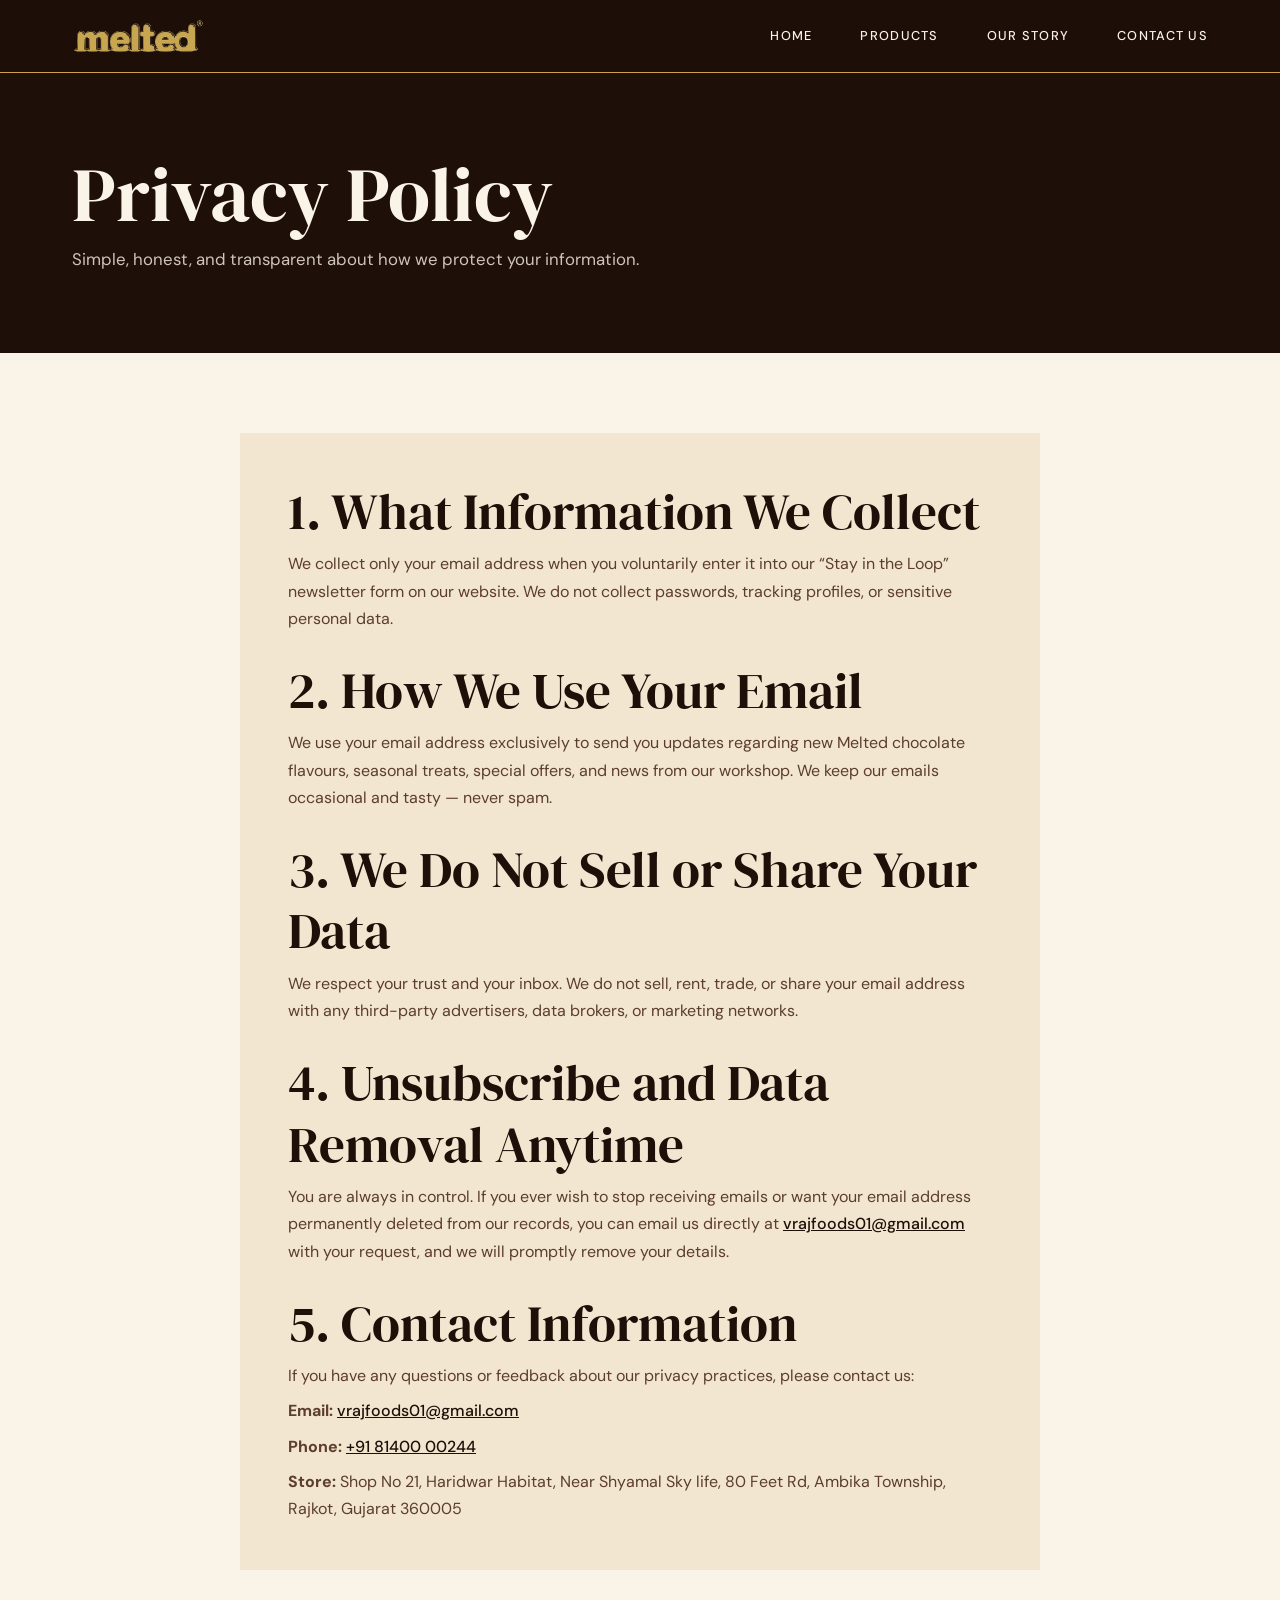
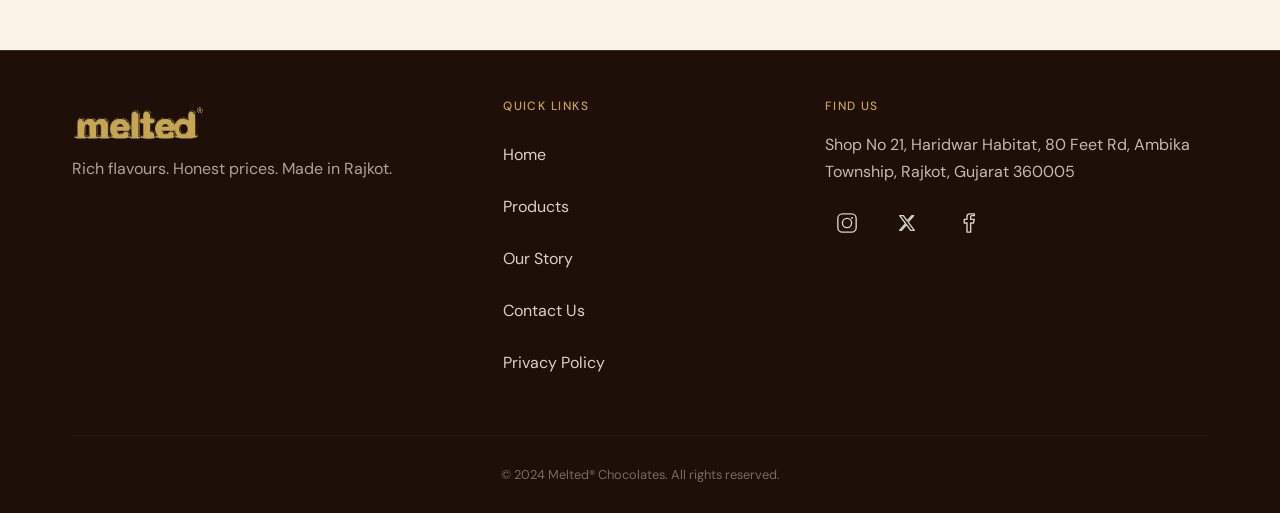
<file: privacy.html>
<!DOCTYPE html>
<html lang="en">

<head>
  <meta charset="UTF-8">
  <meta name="viewport" content="width=device-width, initial-scale=1.0">
  <title>Privacy Policy — Melted</title>
  <meta name="description"
    content="Melted Privacy Policy — how we handle your email address when you subscribe to our newsletter. Simple, honest, and respectful.">
  <meta name="theme-color" content="#1E0F08">
  <link rel="canonical" href="https://melted-chocolates.netlify.app/privacy">

  <!-- Open Graph / Facebook -->
  <meta property="og:type" content="website">
  <meta property="og:site_name" content="Melted">
  <meta property="og:url" content="https://melted-chocolates.netlify.app/privacy">
  <meta property="og:title" content="Privacy Policy — Melted">
  <meta property="og:description"
    content="Melted Privacy Policy — how we handle your email address when you subscribe to our newsletter. Simple, honest, and respectful.">
  <meta property="og:image" content="https://melted-chocolates.netlify.app/images/products/almonds-kesar.jpg">

  <!-- Twitter Card -->
  <meta name="twitter:card" content="summary_large_image">
  <meta name="twitter:title" content="Privacy Policy — Melted">
  <meta name="twitter:description"
    content="Melted Privacy Policy — how we handle your email address when you subscribe to our newsletter. Simple, honest, and respectful.">
  <meta name="twitter:image" content="https://melted-chocolates.netlify.app/images/products/almonds-kesar.jpg">

  <!-- Favicon -->
  <link rel="icon" href="favicon.ico" sizes="48x48">
  <link rel="icon" type="image/png" sizes="32x32" href="images/favicon-32.png">
  <link rel="icon" type="image/png" sizes="192x192" href="images/favicon-192.png">
  <link rel="apple-touch-icon" href="images/apple-touch-icon.png">

  <!-- Preload Logo -->
  <link rel="preload" as="image" href="images/logo-nav.webp" type="image/webp">

  <!-- Google Fonts -->
  <link rel="preconnect" href="https://fonts.googleapis.com">
  <link rel="preconnect" href="https://fonts.gstatic.com" crossorigin>
  <link
    href="https://fonts.googleapis.com/css2?family=DM+Sans:wght@400;500&family=DM+Serif+Display:ital@0;1&display=swap"
    rel="stylesheet">

  <!-- Stylesheet -->
  <link rel="stylesheet" href="css/style.css">
</head>

<body>

  <a href="#main-content" class="skip-link">Skip to main content</a>

  <header class="site-header site-header--solid" id="site-header">
    <nav class="nav" aria-label="Primary navigation">
      <a href="index.html" class="nav__logo" aria-label="Melted — Home">
        <picture>
          <source srcset="images/logo-nav.webp" type="image/webp">
          <img src="images/logo-nav.png" alt="Melted" class="nav__logo-img" width="480" height="130"
            fetchpriority="high" decoding="async">
        </picture>
        <span class="nav__logo-text">Melted</span>
      </a>

      <button class="nav__hamburger" id="nav-toggle" type="button" aria-label="Open navigation menu"
        aria-expanded="false" aria-controls="nav-menu">
        <span class="nav__hamburger-line"></span>
        <span class="nav__hamburger-line"></span>
        <span class="nav__hamburger-line"></span>
      </button>

      <ul class="nav__menu" id="nav-menu" role="list">
        <li>
          <button class="nav__close" id="nav-close" type="button" aria-label="Close navigation menu">&times;</button>
        </li>
        <li><a href="index.html" class="nav__link">Home</a></li>
        <li><a href="products.html" class="nav__link">Products</a></li>
        <li><a href="index.html#brand-story" class="nav__link">Our Story</a></li>
        <li><a href="contact.html" class="nav__link">Contact Us</a></li>
        <li class="nav__menu-cta">
          <a href="https://wa.me/918140000244?text=Hi!%20I'd%20like%20to%20place%20an%20order." target="_blank"
            rel="noopener noreferrer" class="btn btn--whatsapp">
            Order on WhatsApp
          </a>
        </li>
      </ul>
    </nav>
  </header>

  <main id="main-content">

    <section class="page-header">
      <div class="container">
        <h1 class="page-header__title">Privacy Policy</h1>
        <p class="page-header__subtitle">
          Simple, honest, and transparent about how we protect your information.
        </p>
      </div>
    </section>

    <section class="section section--light">
      <div class="container">
        <div class="privacy-card">

          <div class="privacy-block">
            <h2 class="privacy-block__heading">1. What Information We Collect</h2>
            <p class="privacy-block__text">
              We collect only your email address when you voluntarily enter it into our &ldquo;Stay in the Loop&rdquo;
              newsletter form on our website. We do not collect passwords, tracking profiles, or sensitive personal
              data.
            </p>
          </div>

          <div class="privacy-block">
            <h2 class="privacy-block__heading">2. How We Use Your Email</h2>
            <p class="privacy-block__text">
              We use your email address exclusively to send you updates regarding new Melted chocolate flavours,
              seasonal treats, special offers, and news from our workshop. We keep our emails occasional and tasty
              &mdash; never spam.
            </p>
          </div>

          <div class="privacy-block">
            <h2 class="privacy-block__heading">3. We Do Not Sell or Share Your Data</h2>
            <p class="privacy-block__text">
              We respect your trust and your inbox. We do not sell, rent, trade, or share your email address with any
              third-party advertisers, data brokers, or marketing networks.
            </p>
          </div>

          <div class="privacy-block">
            <h2 class="privacy-block__heading">4. Unsubscribe and Data Removal Anytime</h2>
            <p class="privacy-block__text">
              You are always in control. If you ever wish to stop receiving emails or want your email address
              permanently deleted from our records, you can email us directly at <a href="mailto:vrajfoods01@gmail.com"
                class="privacy-link">vrajfoods01@gmail.com</a> with your request, and we will promptly remove your
              details.
            </p>
          </div>

          <div class="privacy-block">
            <h2 class="privacy-block__heading">5. Contact Information</h2>
            <p class="privacy-block__text">
              If you have any questions or feedback about our privacy practices, please contact us:
            </p>
            <ul class="privacy-list">
              <li><strong>Email:</strong> <a href="mailto:vrajfoods01@gmail.com"
                  class="privacy-link">vrajfoods01@gmail.com</a></li>
              <li><strong>Phone:</strong> <a href="tel:+918140000244" class="privacy-link">+91 81400 00244</a></li>
              <li><strong>Store:</strong> Shop No 21, Haridwar Habitat, Near Shyamal Sky life, 80 Feet Rd, Ambika
                Township, Rajkot, Gujarat 360005</li>
            </ul>
          </div>

        </div>
      </div>
    </section>

  </main>

  <footer class="site-footer">
    <div class="container">
      <div class="footer__grid">
        <div class="footer__brand">
          <a href="index.html" class="footer__logo" aria-label="Melted — Home">
            <picture>
              <source srcset="images/logo-nav.webp" type="image/webp">
              <img src="images/logo-nav.png" alt="Melted" class="footer__logo-img" width="480" height="130"
                loading="lazy" decoding="async">
            </picture>
          </a>
          <p class="footer__tagline">Rich flavours. Honest prices. Made in Rajkot.</p>
        </div>

        <div class="footer__links">
          <h3 class="footer__heading">Quick links</h3>
          <ul role="list">
            <li><a href="index.html">Home</a></li>
            <li><a href="products.html">Products</a></li>
            <li><a href="index.html#brand-story">Our Story</a></li>
            <li><a href="contact.html">Contact Us</a></li>
            <li><a href="privacy.html">Privacy Policy</a></li>
          </ul>
        </div>

        <div class="footer__find">
          <h3 class="footer__heading">Find us</h3>
          <p class="footer__address">
            Shop No 21, Haridwar Habitat, 80 Feet Rd, Ambika Township, Rajkot, Gujarat 360005
          </p>
          <div class="footer__social-icons">
            <a href="https://www.instagram.com/melted24" target="_blank" rel="noopener noreferrer"
              aria-label="Instagram">
              <svg width="22" height="22" viewBox="0 0 24 24" fill="none" aria-hidden="true">
                <rect x="2" y="2" width="20" height="20" rx="5" stroke="currentColor" stroke-width="1.5" />
                <circle cx="12" cy="12" r="5" stroke="currentColor" stroke-width="1.5" />
                <circle cx="17.5" cy="6.5" r="1" fill="currentColor" />
              </svg>
            </a>
            <a href="https://x.com/vraj_foods" target="_blank" rel="noopener noreferrer" aria-label="X">
              <svg width="22" height="22" viewBox="0 0 24 24" fill="none" aria-hidden="true">
                <path d="M4 4L10.5 12.5L4 20H6L11.5 13.8L16 20H20L13.2 11L19.3 4H17.3L12.2 9.7L8 4H4Z"
                  stroke="currentColor" stroke-width="1.5" stroke-linejoin="round" />
              </svg>
            </a>
            <a href="https://www.facebook.com/share/1JFQ9zrTHv/" target="_blank" rel="noopener noreferrer"
              aria-label="Facebook">
              <svg width="22" height="22" viewBox="0 0 24 24" fill="none" aria-hidden="true">
                <path
                  d="M18 2H15C13.3431 2 12 3.34315 12 5V8H9V12H12V22H16V12H19L20 8H16V5C16 4.44772 16.4477 4 17 4H20V2H18Z"
                  stroke="currentColor" stroke-width="1.5" stroke-linecap="round" stroke-linejoin="round" />
              </svg>
            </a>
          </div>
        </div>
      </div>

      <div class="footer__bottom">
        <p>&copy; 2024 Melted&reg; Chocolates. All rights reserved.</p>
      </div>
    </div>
  </footer>

  <script src="js/main.js"></script>
</body>

</html>
</file>
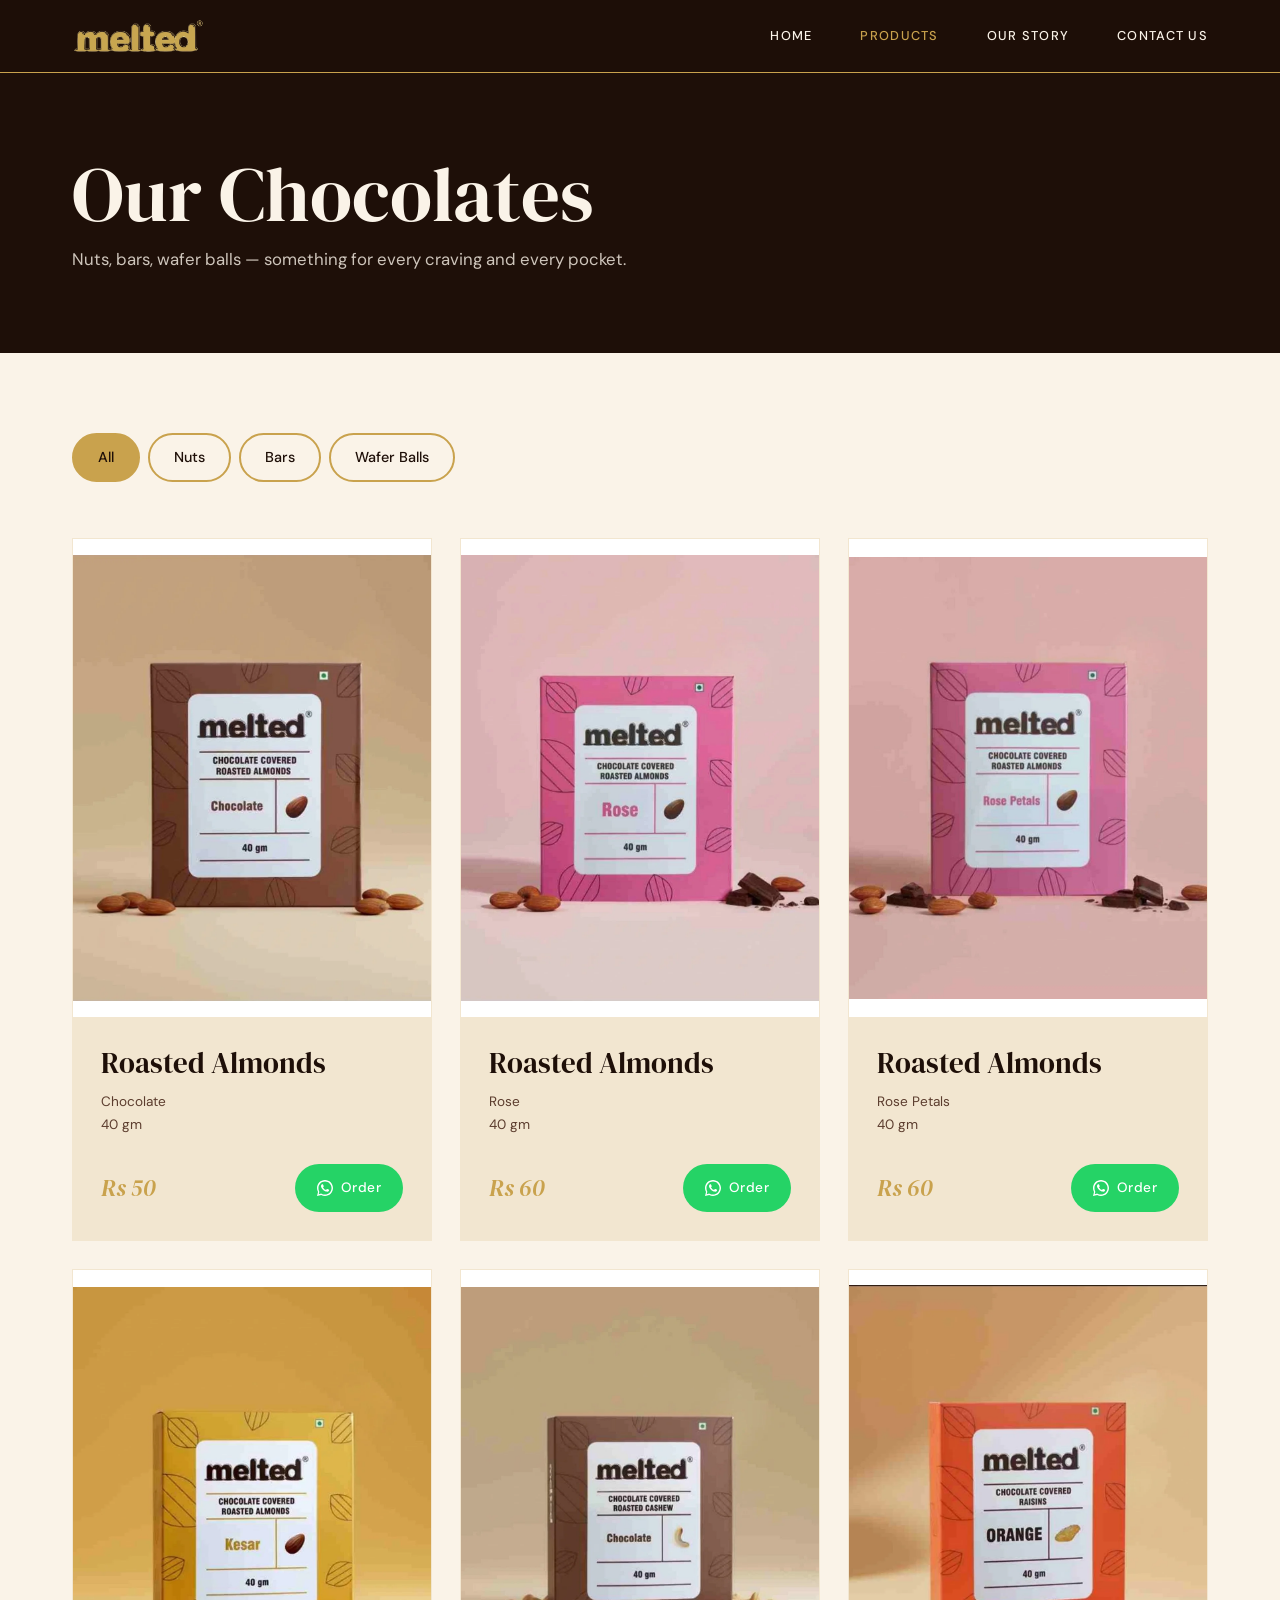
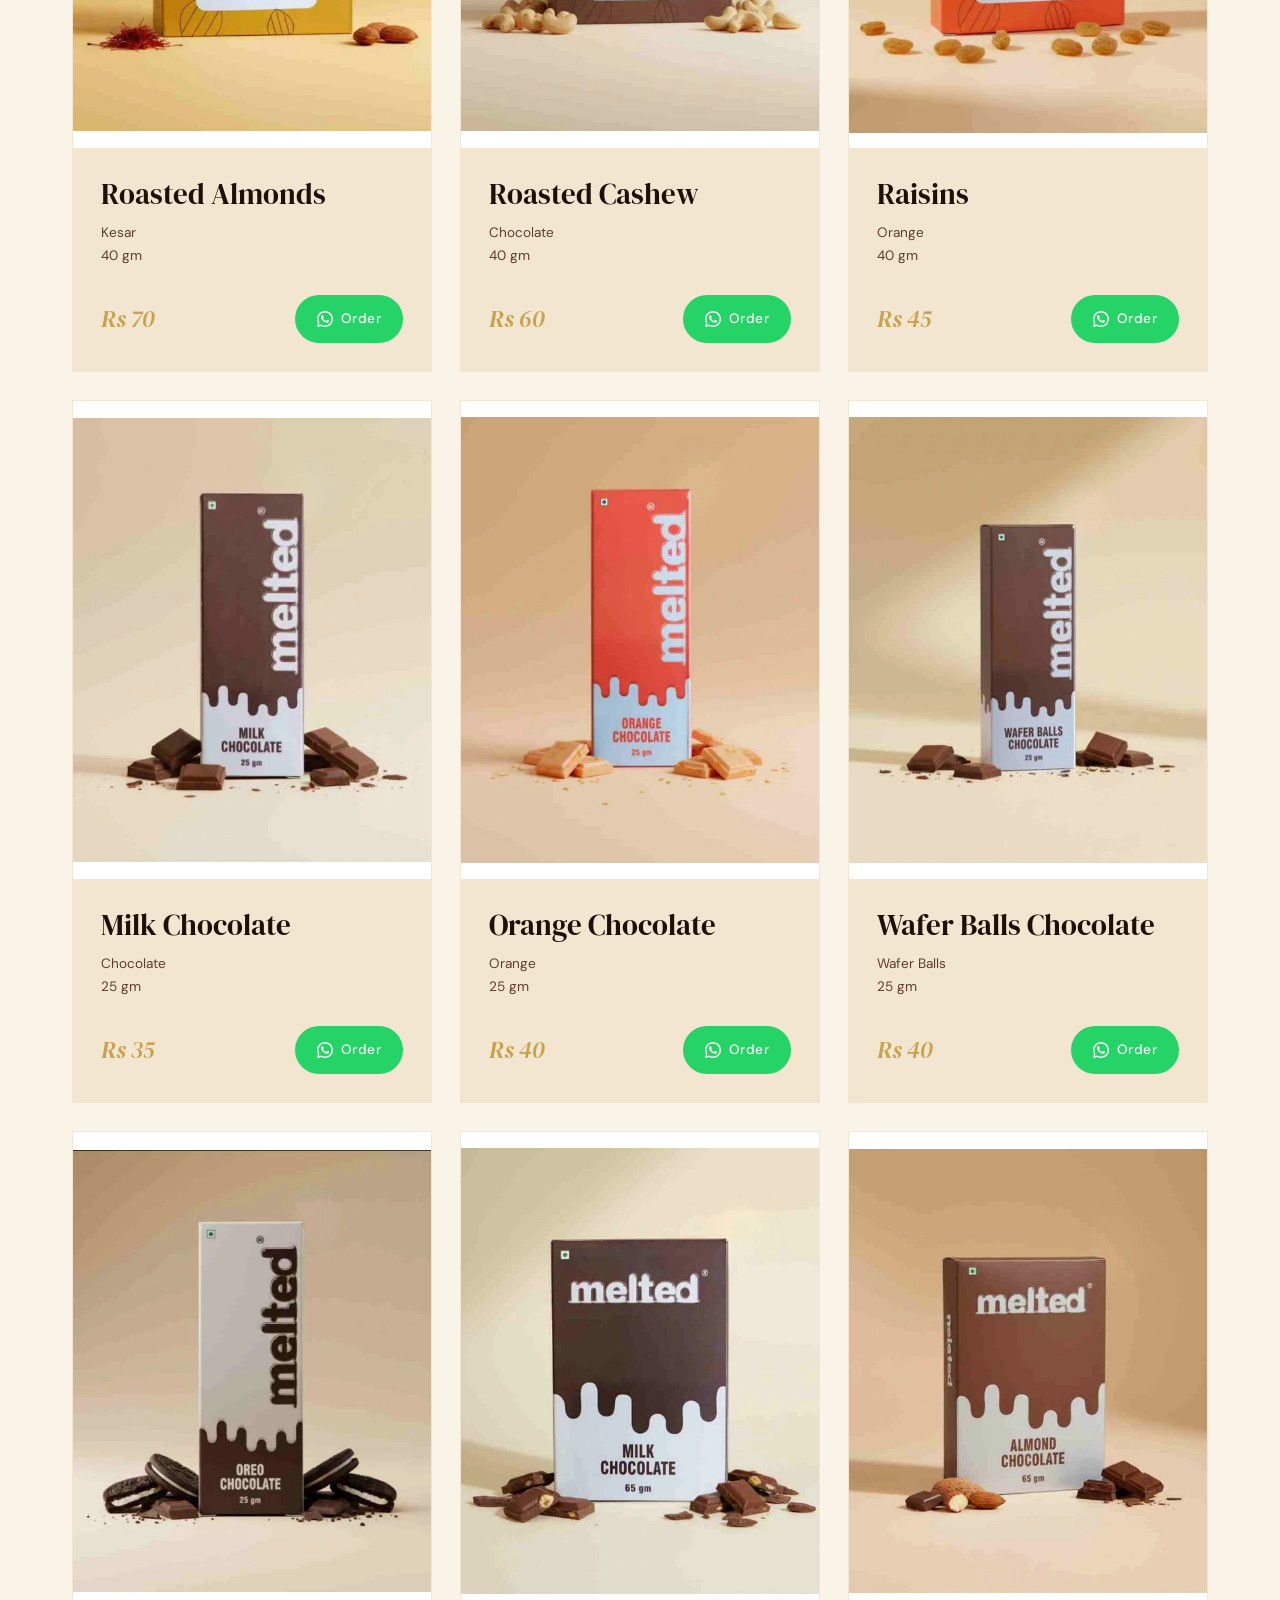
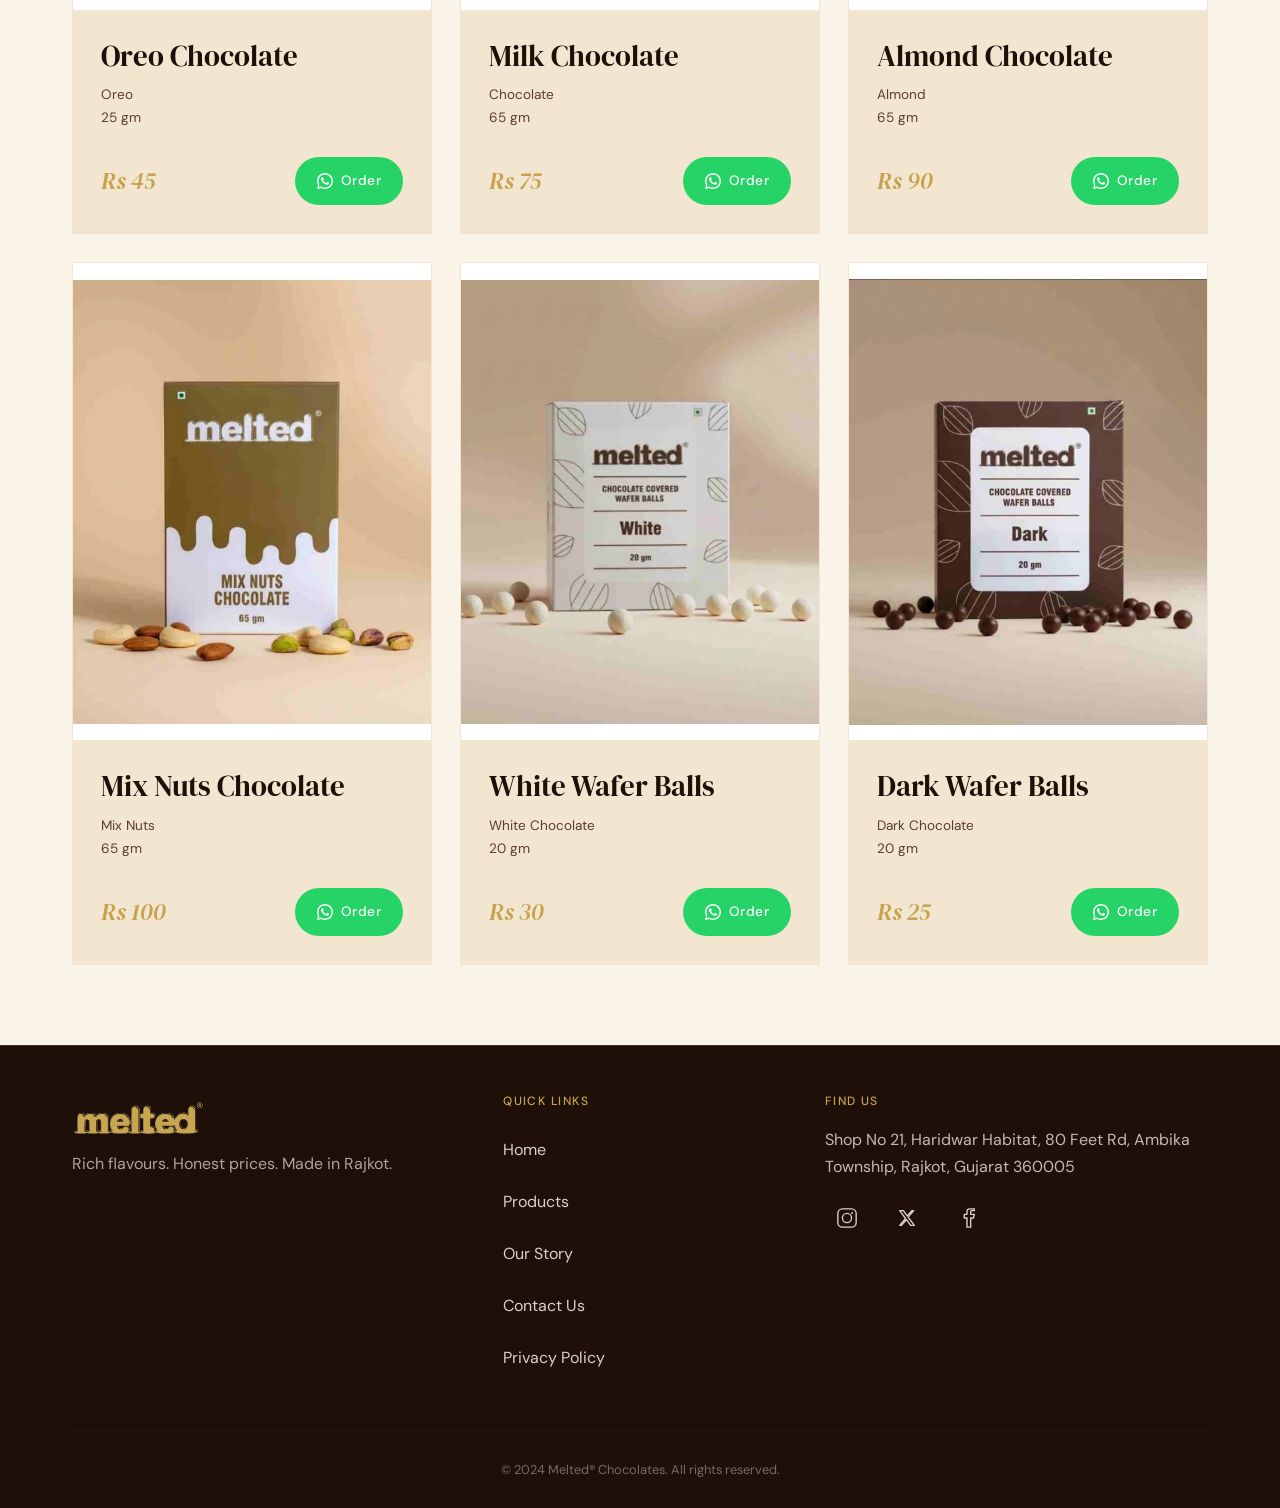
<file: products.html>
<!DOCTYPE html>
<html lang="en">

<head>
  <meta charset="UTF-8">
  <meta name="viewport" content="width=device-width, initial-scale=1.0">
  <title>Our Chocolates — Melted</title>
  <meta name="description"
    content="Browse the full range of Melted chocolates — chocolate covered nuts, bars, and wafer balls at great prices.">
  <meta name="theme-color" content="#1E0F08">
  <link rel="canonical" href="https://melted-chocolates.netlify.app/products">

  <!-- Open Graph / Facebook -->
  <meta property="og:type" content="website">
  <meta property="og:site_name" content="Melted">
  <meta property="og:url" content="https://melted-chocolates.netlify.app/products">
  <meta property="og:title" content="Our Chocolates — Melted">
  <meta property="og:description"
    content="Browse the full range of Melted chocolates — chocolate covered nuts, bars, and wafer balls at great prices.">
  <meta property="og:image" content="https://melted-chocolates.netlify.app/images/products/almonds-kesar.jpg">

  <!-- Twitter Card -->
  <meta name="twitter:card" content="summary_large_image">
  <meta name="twitter:title" content="Our Chocolates — Melted">
  <meta name="twitter:description"
    content="Browse the full range of Melted chocolates — chocolate covered nuts, bars, and wafer balls at great prices.">
  <meta name="twitter:image" content="https://melted-chocolates.netlify.app/images/products/almonds-kesar.jpg">

  <!-- Favicon -->
  <link rel="icon" href="favicon.ico" sizes="48x48">
  <link rel="icon" type="image/png" sizes="32x32" href="images/favicon-32.png">
  <link rel="icon" type="image/png" sizes="192x192" href="images/favicon-192.png">
  <link rel="apple-touch-icon" href="images/apple-touch-icon.png">

  <!-- Preload Logo -->
  <link rel="preload" as="image" href="images/logo-nav.webp" type="image/webp">

  <!-- Google Fonts -->
  <link rel="preconnect" href="https://fonts.googleapis.com">
  <link rel="preconnect" href="https://fonts.gstatic.com" crossorigin>
  <link
    href="https://fonts.googleapis.com/css2?family=DM+Sans:wght@400;500&family=DM+Serif+Display:ital@0;1&display=swap"
    rel="stylesheet">

  <!-- Stylesheet -->
  <link rel="stylesheet" href="css/style.css">
</head>

<body>

  <a href="#main-content" class="skip-link">Skip to main content</a>

  <header class="site-header site-header--solid" id="site-header">
    <nav class="nav" aria-label="Primary navigation">
      <a href="index.html" class="nav__logo" aria-label="Melted — Home">
        <picture>
          <source srcset="images/logo-nav.webp" type="image/webp">
          <img src="images/logo-nav.png" alt="Melted" class="nav__logo-img" width="480" height="130"
            fetchpriority="high" decoding="async">
        </picture>
        <span class="nav__logo-text">Melted</span>
      </a>

      <button class="nav__hamburger" id="nav-toggle" type="button" aria-label="Open navigation menu"
        aria-expanded="false" aria-controls="nav-menu">
        <span class="nav__hamburger-line"></span>
        <span class="nav__hamburger-line"></span>
        <span class="nav__hamburger-line"></span>
      </button>

      <ul class="nav__menu" id="nav-menu" role="list">
        <li>
          <button class="nav__close" id="nav-close" type="button" aria-label="Close navigation menu">&times;</button>
        </li>
        <li><a href="index.html" class="nav__link">Home</a></li>
        <li><a href="products.html" class="nav__link nav__link--active">Products</a></li>
        <li><a href="index.html#brand-story" class="nav__link">Our Story</a></li>
        <li><a href="contact.html" class="nav__link">Contact Us</a></li>
        <li class="nav__menu-cta">
          <a href="https://wa.me/918140000244?text=Hi!%20I'd%20like%20to%20place%20an%20order." target="_blank"
            rel="noopener noreferrer" class="btn btn--whatsapp">
            Order on WhatsApp
          </a>
        </li>
      </ul>
    </nav>
  </header>

  <main id="main-content">

    <section class="page-header">
      <div class="container">
        <h1 class="page-header__title">Our Chocolates</h1>
        <p class="page-header__subtitle">
          Nuts, bars, wafer balls &mdash; something for every craving and every pocket.
        </p>
      </div>
    </section>

    <section class="section section--light" id="products">
      <div class="container">
        <div class="filter-tabs" role="tablist" aria-label="Filter products by category">
          <button class="filter-tab filter-tab--active" role="tab" aria-selected="true" data-category="all">All</button>
          <button class="filter-tab" role="tab" aria-selected="false" data-category="nuts">Nuts</button>
          <button class="filter-tab" role="tab" aria-selected="false" data-category="bars">Bars</button>
          <button class="filter-tab" role="tab" aria-selected="false" data-category="wafer-balls">Wafer Balls</button>
        </div>

        <div class="products__grid" id="products-grid" aria-live="polite"></div>
      </div>
    </section>

  </main>

  <footer class="site-footer">
    <div class="container">
      <div class="footer__grid">
        <div class="footer__brand">
          <a href="index.html" class="footer__logo" aria-label="Melted — Home">
            <picture>
              <source srcset="images/logo-nav.webp" type="image/webp">
              <img src="images/logo-nav.png" alt="Melted" class="footer__logo-img" width="480" height="130"
                loading="lazy" decoding="async">
            </picture>
          </a>
          <p class="footer__tagline">Rich flavours. Honest prices. Made in Rajkot.</p>
        </div>

        <div class="footer__links">
          <h3 class="footer__heading">Quick links</h3>
          <ul role="list">
            <li><a href="index.html">Home</a></li>
            <li><a href="products.html">Products</a></li>
            <li><a href="index.html#brand-story">Our Story</a></li>
            <li><a href="contact.html">Contact Us</a></li>
            <li><a href="privacy.html">Privacy Policy</a></li>
          </ul>
        </div>

        <div class="footer__find">
          <h3 class="footer__heading">Find us</h3>
          <p class="footer__address">
            Shop No 21, Haridwar Habitat, 80 Feet Rd, Ambika Township, Rajkot, Gujarat 360005
          </p>
          <div class="footer__social-icons">
            <a href="https://www.instagram.com/melted24" target="_blank" rel="noopener noreferrer"
              aria-label="Instagram">
              <svg width="22" height="22" viewBox="0 0 24 24" fill="none" aria-hidden="true">
                <rect x="2" y="2" width="20" height="20" rx="5" stroke="currentColor" stroke-width="1.5" />
                <circle cx="12" cy="12" r="5" stroke="currentColor" stroke-width="1.5" />
                <circle cx="17.5" cy="6.5" r="1" fill="currentColor" />
              </svg>
            </a>
            <a href="https://x.com/vraj_foods" target="_blank" rel="noopener noreferrer" aria-label="X">
              <svg width="22" height="22" viewBox="0 0 24 24" fill="none" aria-hidden="true">
                <path d="M4 4L10.5 12.5L4 20H6L11.5 13.8L16 20H20L13.2 11L19.3 4H17.3L12.2 9.7L8 4H4Z"
                  stroke="currentColor" stroke-width="1.5" stroke-linejoin="round" />
              </svg>
            </a>
            <a href="https://www.facebook.com/share/1JFQ9zrTHv/" target="_blank" rel="noopener noreferrer"
              aria-label="Facebook">
              <svg width="22" height="22" viewBox="0 0 24 24" fill="none" aria-hidden="true">
                <path
                  d="M18 2H15C13.3431 2 12 3.34315 12 5V8H9V12H12V22H16V12H19L20 8H16V5C16 4.44772 16.4477 4 17 4H20V2H18Z"
                  stroke="currentColor" stroke-width="1.5" stroke-linecap="round" stroke-linejoin="round" />
              </svg>
            </a>
          </div>
        </div>
      </div>

      <div class="footer__bottom">
        <p>&copy; 2024 Melted&reg; Chocolates. All rights reserved.</p>
      </div>
    </div>
  </footer>

  <!-- Floating WhatsApp button (mobile only) -->
  <a href="https://wa.me/918140000244" target="_blank" rel="noopener noreferrer" class="floating-whatsapp"
    aria-label="Order on WhatsApp">
    <svg width="20" height="20" viewBox="0 0 24 24" fill="currentColor" aria-hidden="true">
      <path
        d="M17.472 14.382c-.297-.149-1.758-.867-2.03-.967-.273-.099-.471-.148-.67.15-.197.297-.767.966-.94 1.164-.173.199-.347.223-.644.075-.297-.15-1.255-.463-2.39-1.475-.883-.788-1.48-1.761-1.653-2.059-.173-.297-.018-.458.13-.606.134-.133.298-.347.446-.52.149-.174.198-.298.298-.497.099-.198.05-.371-.025-.52-.075-.149-.669-1.612-.916-2.207-.242-.579-.487-.5-.669-.51-.173-.008-.371-.01-.57-.01-.198 0-.52.074-.792.372-.272.297-1.04 1.016-1.04 2.479 0 1.462 1.065 2.875 1.213 3.074.149.198 2.096 3.2 5.077 4.487.709.306 1.262.489 1.694.625.712.227 1.36.195 1.871.118.571-.085 1.758-.719 2.006-1.413.248-.694.248-1.289.173-1.413-.074-.124-.272-.198-.57-.347z" />
      <path
        d="M12 0C5.373 0 0 5.373 0 12c0 2.127.555 4.126 1.527 5.86L0 24l6.335-1.652A11.943 11.943 0 0012 24c6.627 0 12-5.373 12-12S18.627 0 12 0zm0 21.818c-1.91 0-3.727-.5-5.33-1.377l-.38-.222-3.76.98.998-3.648-.248-.394A9.81 9.81 0 012.182 12c0-5.415 4.403-9.818 9.818-9.818S21.818 6.585 21.818 12 21.818z" />
    </svg>
    <span>Order</span>
  </a>

  <script src="js/products.js"></script>
  <script src="js/main.js"></script>
</body>

</html>
</file>
<file: css/style.css>
/* ============================================================
   MELTED — Main Stylesheet
   Mobile-first · Vanilla CSS · No frameworks
   ============================================================ */


/* ---------------------------------------------------------
   1. RESET
   --------------------------------------------------------- */
*,
*::before,
*::after {
  margin: 0;
  padding: 0;
  box-sizing: border-box;
}

html {
  scroll-behavior: smooth;
  -webkit-text-size-adjust: 100%;
  overflow-x: hidden;
  width: 100%;
}

body {
  font-family: var(--font-body);
  font-size: 1rem;
  font-weight: 400;
  line-height: 1.7;
  color: var(--text-dark);
  background-color: var(--cocoa);
  overflow-x: hidden;
  width: 100%;
  -webkit-font-smoothing: antialiased;
  -moz-osx-font-smoothing: grayscale;
}

img {
  max-width: 100%;
  height: auto;
  display: block;
}

a {
  color: inherit;
  text-decoration: none;
  -webkit-tap-highlight-color: transparent;
  touch-action: manipulation;
}

ul {
  list-style: none;
}

button {
  font: inherit;
  cursor: pointer;
  border: none;
  background: none;
  -webkit-tap-highlight-color: transparent;
  touch-action: manipulation;
}

input {
  font: inherit;
  border: none;
  outline: none;
}

address {
  font-style: normal;
}

section[id],
main[id],
[id] {
  scroll-margin-top: calc(76px + env(safe-area-inset-top, 0px));
}


/* ---------------------------------------------------------
   2. CSS VARIABLES
   --------------------------------------------------------- */
:root {
  --cocoa:          #1E0F08;
  --cocoa-mid:      #2B1810;
  --cream:          #FAF3E8;
  --cream-warm:     #F2E6D0;
  --gold:           #C9A24D;
  --gold-light:     #E8C97A;
  --text-dark:      #1E0F08;
  --text-mid:       #5C3D2E;
  --text-light:     #FAF3E8;
  --whatsapp:       #25D366;
  --whatsapp-hover: #1EBB57;

  --font-display: 'DM Serif Display', Georgia, serif;
  --font-body:    'DM Sans', system-ui, sans-serif;

  --space-xs:  0.5rem;
  --space-sm:  1rem;
  --space-md:  1.75rem;
  --space-lg:  3rem;
  --space-xl:  6rem;
  --space-2xl: 10rem;

  --max-width:  1200px;
  --gutter:     1.25rem;
  --nav-height: 72px;
}


/* ---------------------------------------------------------
   3. TYPOGRAPHY
   --------------------------------------------------------- */
h1, h2, h3 {
  font-family: var(--font-display);
  font-weight: 400;
}

h1 {
  font-size: clamp(2.8rem, 6vw, 5rem);
  line-height: 1.1;
}

h2 {
  font-size: clamp(2rem, 4vw, 3.2rem);
  line-height: 1.2;
}

h3 {
  font-size: clamp(1.3rem, 2.5vw, 1.8rem);
  line-height: 1.3;
}

small,
.text-small {
  font-family: var(--font-body);
  font-size: 0.875rem;
  font-weight: 400;
}

.label-tag {
  display: inline-block;
  font-family: var(--font-body);
  font-size: 0.8rem;
  font-weight: 500;
  letter-spacing: 0.14em;
  text-transform: uppercase;
  color: var(--gold);
  margin-bottom: var(--space-sm);
}

@keyframes heroFadeIn {
  from { opacity: 0; }
  to   { opacity: 1; }
}


/* ---------------------------------------------------------
   4. NAV
   --------------------------------------------------------- */
.site-header {
  position: sticky;
  top: 0;
  left: 0;
  width: 100%;
  z-index: 100;
  background-color: transparent;
  border-bottom: 1px solid transparent;
  transition: background-color 250ms ease, border-color 250ms ease;
}

.site-header.scrolled,
.site-header--solid {
  background-color: rgba(30, 15, 8, 0.92);
  -webkit-backdrop-filter: blur(16px);
  backdrop-filter: blur(16px);
  border-bottom: 1px solid var(--gold);
}

.nav {
  display: flex;
  align-items: center;
  justify-content: space-between;
  max-width: var(--max-width);
  height: var(--nav-height);
  margin: 0 auto;
  padding: 0 var(--gutter);
}

.nav__logo {
  display: inline-flex;
  align-items: center;
  min-height: 48px;
  z-index: 101;
}

.nav__logo picture,
.nav__logo-img {
  display: block;
  height: 36px;
  width: auto;
}

.nav__logo img {
  height: 36px;
  width: auto;
  object-fit: contain;
  display: block;
}

.nav__logo-text {
  position: absolute;
  width: 1px;
  height: 1px;
  padding: 0;
  margin: -1px;
  overflow: hidden;
  clip: rect(0, 0, 0, 0);
  white-space: nowrap;
  border: 0;
}

.nav__logo--img-error .nav__logo-text {
  position: static;
  width: auto;
  height: auto;
  margin: 0;
  clip: auto;
  overflow: visible;
  font-family: var(--font-display);
  font-size: 1.5rem;
  font-style: italic;
  color: var(--cream);
}

/* Hamburger button (mobile default) */
.nav__hamburger {
  display: flex;
  flex-direction: column;
  justify-content: center;
  align-items: center;
  gap: 6px;
  width: 48px;
  height: 48px;
  z-index: 101;
}

.nav__hamburger-line {
  display: block;
  width: 24px;
  height: 2px;
  background-color: var(--cream);
  transition: transform 250ms ease, opacity 250ms ease;
}

/* Mobile full-height overlay menu */
.nav__menu {
  position: fixed;
  top: 0;
  right: 0;
  width: 100%;
  height: 100vh;
  height: 100svh;
  display: flex;
  flex-direction: column;
  justify-content: center;
  align-items: center;
  gap: var(--space-md);
  padding: var(--space-lg) var(--gutter);
  background-color: rgba(30, 15, 8, 0.94);
  -webkit-backdrop-filter: blur(20px);
  backdrop-filter: blur(20px);
  transform: translateX(100%);
  visibility: hidden;
  transition: transform 280ms ease, visibility 280ms ease;
  z-index: 102;
  overflow-y: auto;
}

.nav__menu.open {
  transform: translateX(0);
  visibility: visible;
}

.nav__close {
  position: absolute;
  top: 12px;
  right: var(--gutter);
  width: 48px;
  height: 48px;
  display: inline-flex;
  align-items: center;
  justify-content: center;
  color: var(--cream);
  font-size: 1.75rem;
  line-height: 1;
}

.nav__close:hover,
.nav__close:focus-visible {
  color: var(--gold);
}

.nav__link {
  display: inline-flex;
  align-items: center;
  justify-content: center;
  min-height: 48px;
  font-family: var(--font-body);
  font-size: 1.5rem;
  font-weight: 500;
  color: var(--cream);
  letter-spacing: 0.1em;
  text-transform: uppercase;
  transition: color 180ms ease;
}

.nav__link:hover,
.nav__link:focus-visible,
.nav__link--active {
  color: var(--gold);
}

.nav__menu-cta {
  margin-top: var(--space-sm);
}


/* ---------------------------------------------------------
   5. BUTTONS
   --------------------------------------------------------- */
.btn {
  display: inline-flex;
  align-items: center;
  justify-content: center;
  gap: 0.5rem;
  min-height: 48px;
  padding: 0.85rem 2.2rem;
  border-radius: 100px;
  font-family: var(--font-body);
  font-size: 0.95rem;
  font-weight: 500;
  letter-spacing: 0.04em;
  line-height: 1.2;
  text-align: center;
  -webkit-tap-highlight-color: transparent;
  touch-action: manipulation;
  transition: background-color 200ms ease, color 200ms ease, border-color 200ms ease, transform 200ms ease;
}

.btn--primary {
  background-color: var(--gold);
  color: var(--cocoa);
}

.btn--primary:hover,
.btn--primary:focus-visible {
  background-color: var(--gold-light);
  transform: scale(1.03);
}

.btn--secondary {
  background-color: transparent;
  border: 2px solid var(--gold);
  color: var(--gold);
}

.btn--secondary:hover,
.btn--secondary:focus-visible {
  background-color: var(--gold);
  color: var(--cocoa);
}

.btn--whatsapp {
  background-color: var(--whatsapp);
  color: #FFFFFF;
}

.btn--whatsapp:hover,
.btn--whatsapp:focus-visible {
  background-color: var(--whatsapp-hover);
  transform: scale(1.03);
}

.btn--sm {
  padding: 0.65rem 1.35rem;
  font-size: 0.85rem;
  min-height: 48px;
}

.btn:focus-visible {
  outline: 2px solid var(--gold-light);
  outline-offset: 3px;
}

.btn:disabled {
  opacity: 0.6;
  cursor: not-allowed;
  transform: none;
}


/* ---------------------------------------------------------
   6. SECTIONS & PAGE HEADERS
   --------------------------------------------------------- */
.container {
  width: 100%;
  max-width: var(--max-width);
  margin: 0 auto;
  padding: 0 var(--gutter);
}

.section {
  padding: 3rem 0;
}

.section--dark {
  background-color: var(--cocoa);
  color: var(--text-light);
}

.section--dark-mid {
  background-color: var(--cocoa-mid);
  color: var(--text-light);
}

.section--light {
  background-color: var(--cream);
  color: var(--text-dark);
}

.section--light-warm {
  background-color: var(--cream-warm);
  color: var(--text-dark);
}

.page-header {
  background-color: var(--cocoa);
  color: var(--text-light);
  min-height: 200px;
  display: flex;
  align-items: center;
  padding: 3rem 0;
}

.page-header__title {
  color: var(--cream);
  margin-bottom: var(--space-xs);
  opacity: 0;
  animation: heroFadeIn 700ms ease 100ms forwards;
}

.page-header__subtitle {
  color: rgba(250, 243, 232, 0.8);
  max-width: 48ch;
  font-size: 1.05rem;
}


/* ---------------------------------------------------------
   7. HOME PAGE SECTIONS
   --------------------------------------------------------- */
/* Section 1 — Hero */
.hero {
  background-color: var(--cocoa);
  color: var(--text-light);
  min-height: 100vh;
  min-height: 100svh;
  margin-top: calc(-1 * var(--nav-height));
  padding-top: var(--nav-height);
  display: grid;
  grid-template-columns: 1fr;
  align-items: center;
  position: relative;
}

.hero__content {
  padding: var(--space-lg) var(--gutter) var(--space-md);
  max-width: 600px;
}

.hero__headline {
  color: var(--cream);
  margin-bottom: var(--space-md);
  opacity: 0;
  animation: heroFadeIn 700ms ease 100ms forwards;
}

.hero__sub {
  font-size: 1.1rem;
  color: var(--cream);
  opacity: 0.85;
  max-width: 36ch;
  margin-bottom: var(--space-md);
}

.hero__actions {
  display: flex;
  flex-direction: column;
  gap: var(--space-sm);
  margin-bottom: var(--space-sm);
}

.hero__note {
  font-size: 0.85rem;
  color: var(--gold);
  opacity: 0.75;
}

.hero__media {
  position: relative;
  width: 100%;
  height: 360px;
  overflow: hidden;
}

.hero__media::after {
  content: '';
  position: absolute;
  inset: 0;
  background: linear-gradient(180deg, rgba(30, 15, 8, 0.45) 0%, transparent 45%);
  pointer-events: none;
}

.hero__image {
  width: 100%;
  height: 100%;
  object-fit: cover;
  display: block;
}

/* Section 2 — What we make */
.section-head-centered {
  text-align: center;
  margin-bottom: var(--space-lg);
}

.section-head-centered__sub {
  color: var(--text-mid);
  max-width: 48ch;
  margin: var(--space-xs) auto 0;
}

.categories-grid {
  display: grid;
  grid-template-columns: 1fr;
  gap: var(--space-md);
}

.category-card {
  background-color: var(--cream-warm);
  padding: 1.75rem;
  border-left: 4px solid var(--gold);
  display: flex;
  flex-direction: column;
  transition: background-color 200ms ease, border-left-width 200ms ease;
}

.category-card--bars {
  border-left-color: var(--cocoa-mid);
}

.category-card--wafer {
  border-left-color: var(--gold-light);
}

.category-card:hover {
  background-color: #FFFFFF;
  border-left-width: 6px;
}

.category-card__img-wrap {
  aspect-ratio: 4 / 3;
  overflow: hidden;
  margin-bottom: var(--space-md);
  background-color: #FFFFFF;
}

.category-card__img {
  width: 100%;
  height: 100%;
  object-fit: cover;
}

.category-card__title {
  color: var(--text-dark);
  margin-bottom: var(--space-xs);
}

.category-card__text {
  color: var(--text-mid);
  margin-bottom: var(--space-md);
  flex: 1;
}

.category-card__link {
  font-family: var(--font-body);
  font-weight: 500;
  font-size: 0.95rem;
  color: var(--text-dark);
  display: inline-flex;
  align-items: center;
  min-height: 48px;
  transition: color 180ms ease;
}

.category-card__link:hover {
  color: var(--gold);
}

/* Section 3 — Brand story */
.brand-story {
  position: relative;
  overflow: hidden;
}

.brand-story__layout {
  display: grid;
  grid-template-columns: 1fr;
  gap: var(--space-lg);
  align-items: center;
}

.brand-story__content {
  position: relative;
  padding: 0 var(--gutter);
  max-width: 680px;
}

.brand-story__bg-num {
  display: none;
}

.brand-story__heading {
  color: var(--cream);
  margin-bottom: var(--space-md);
}

.brand-story__p {
  color: var(--cream);
  opacity: 0.9;
  max-width: 36ch;
  margin-bottom: var(--space-md);
}

.brand-story__media {
  width: 100%;
  height: 360px;
  overflow: hidden;
}

.brand-story__img {
  width: 100%;
  height: 100%;
  object-fit: cover;
}

/* Section 4 — Featured pick */
.featured-pick__grid {
  display: grid;
  grid-template-columns: 1fr;
  gap: var(--space-lg);
  align-items: center;
}

.featured-pick__img-wrap {
  width: 100%;
  aspect-ratio: 4 / 3;
  overflow: hidden;
  background-color: #FFFFFF;
}

.featured-pick__img {
  width: 100%;
  height: 100%;
  object-fit: cover;
}

.featured-pick__heading {
  color: var(--text-dark);
  margin-bottom: var(--space-sm);
}

.featured-pick__desc {
  color: var(--text-mid);
  max-width: 44ch;
  margin-bottom: var(--space-sm);
}

.featured-pick__price {
  font-family: var(--font-display);
  font-style: italic;
  font-size: 2rem;
  color: var(--gold);
  margin-bottom: var(--space-md);
}

.featured-pick__actions {
  display: flex;
  flex-direction: column;
  gap: var(--space-sm);
}

/* Section 5 — Store */
.store-visit__inner {
  max-width: 640px;
  margin: 0 auto;
  text-align: center;
}

.store-visit__heading {
  color: var(--cream);
  margin-bottom: var(--space-md);
}

.store-visit__address {
  color: var(--cream);
  opacity: 0.85;
  line-height: 1.9;
  margin-bottom: var(--space-sm);
}

.store-visit__hours {
  font-weight: 500;
  color: var(--gold);
  margin-bottom: var(--space-xs);
}

.store-visit__phone {
  color: var(--cream);
  margin-bottom: var(--space-md);
}

.store-visit__actions {
  display: flex;
  flex-direction: column;
  gap: var(--space-sm);
  align-items: center;
}


/* ---------------------------------------------------------
   8. PRODUCTS PAGE
   --------------------------------------------------------- */
.filter-tabs {
  display: flex;
  flex-wrap: nowrap;
  gap: var(--space-xs);
  overflow-x: auto;
  -webkit-overflow-scrolling: touch;
  scrollbar-width: none;
  padding-bottom: var(--space-xs);
  margin-bottom: var(--space-lg);
}

.filter-tabs::-webkit-scrollbar {
  display: none;
}

.filter-tab {
  display: inline-flex;
  align-items: center;
  justify-content: center;
  min-height: 48px;
  padding: 0.65rem 1.5rem;
  border-radius: 100px;
  font-family: var(--font-body);
  font-size: 0.9rem;
  font-weight: 500;
  white-space: nowrap;
  flex-shrink: 0;
  border: 2px solid var(--gold);
  background-color: transparent;
  color: var(--text-dark);
  transition: background-color 180ms ease, color 180ms ease;
}

.filter-tab:hover {
  background-color: rgba(201, 162, 77, 0.15);
}

.filter-tab--active {
  background-color: var(--gold);
  color: var(--cocoa);
}

.products__grid {
  display: grid;
  grid-template-columns: 1fr;
  gap: var(--space-md);
}

.product-card {
  background-color: var(--cream-warm);
  border: 1px solid transparent;
  display: flex;
  flex-direction: column;
  transition: background-color 180ms ease, border-color 180ms ease;
}

.product-card:hover {
  background-color: #FFFFFF;
  border-color: var(--gold);
}

.product-card__image-wrap {
  aspect-ratio: 3 / 4;
  background-color: #FFFFFF;
  overflow: hidden;
}

.product-card__image {
  width: 100%;
  height: 100%;
  object-fit: contain;
}

.product-card__body {
  padding: var(--space-md);
  display: flex;
  flex-direction: column;
  flex: 1;
}

.product-card__name {
  color: var(--text-dark);
  margin-bottom: var(--space-xs);
}

.product-card__flavour,
.product-card__weight {
  font-size: 0.85rem;
  color: var(--text-mid);
}

.product-card__weight {
  margin-bottom: var(--space-md);
}

.product-card__footer {
  margin-top: auto;
  display: flex;
  align-items: center;
  justify-content: space-between;
  gap: var(--space-xs);
  flex-wrap: wrap;
}

.product-card__price {
  font-family: var(--font-display);
  font-style: italic;
  font-size: 1.5rem;
  color: var(--gold);
}

.products__empty {
  color: var(--text-mid);
  grid-column: 1 / -1;
}


/* ---------------------------------------------------------
   9. CONTACT PAGE
   --------------------------------------------------------- */
.contact-grid {
  display: grid;
  grid-template-columns: 1fr;
  gap: var(--space-lg);
}

.contact-block__heading {
  color: var(--text-dark);
  margin-bottom: var(--space-md);
}

.contact-row {
  display: flex;
  align-items: flex-start;
  gap: var(--space-sm);
  margin-bottom: var(--space-md);
  color: var(--text-mid);
}

.contact-row__icon {
  color: var(--gold);
  flex-shrink: 0;
  margin-top: 2px;
}

.contact-row strong {
  display: block;
  font-size: 0.8rem;
  font-weight: 500;
  text-transform: uppercase;
  letter-spacing: 0.08em;
  color: var(--text-dark);
}

.contact-row a {
  display: inline-flex;
  align-items: center;
  min-height: 48px;
  color: var(--text-mid);
  text-decoration: underline;
}

.contact-row a:hover {
  color: var(--text-dark);
}

.social-list {
  display: flex;
  flex-direction: column;
  gap: var(--space-sm);
}

.social-row {
  display: flex;
  align-items: center;
  gap: var(--space-sm);
  min-height: 56px;
  padding: 0.85rem 1.25rem;
  background-color: var(--cream-warm);
  border: 1px solid transparent;
  color: var(--text-dark);
  transition: background-color 180ms ease, border-color 180ms ease;
}

.social-row:hover {
  background-color: #FFFFFF;
  border-color: var(--gold);
}

.social-row__icon {
  color: var(--gold);
  flex-shrink: 0;
}

.social-row__meta {
  display: flex;
  flex-direction: column;
}

.social-row__name {
  font-weight: 500;
  font-size: 0.95rem;
}

.social-row__handle {
  font-size: 0.875rem;
  color: var(--text-mid);
}

/* Store + Map (dark section) */
.contact-store__grid {
  display: grid;
  grid-template-columns: 1fr;
  gap: var(--space-lg);
  align-items: center;
}

.contact-store__heading {
  color: var(--cream);
  margin-bottom: var(--space-md);
}

.contact-store__address {
  color: var(--cream);
  opacity: 0.85;
  line-height: 1.9;
  margin-bottom: var(--space-sm);
}

.contact-store__hours {
  color: var(--gold);
  font-weight: 500;
  margin-bottom: var(--space-md);
}

.contact-store__map-wrap {
  width: 100%;
  background-color: var(--cocoa-mid);
}

.contact-store__map {
  width: 100%;
  height: 360px;
  border: 0;
  display: block;
}

/* Newsletter (light section) */
.newsletter-box {
  max-width: 560px;
  margin: 0 auto;
  text-align: center;
}

.newsletter-box__heading {
  color: var(--text-dark);
  margin-bottom: var(--space-xs);
}

.newsletter-box__text {
  color: var(--text-mid);
  margin-bottom: var(--space-md);
}

.newsletter__form {
  display: flex;
  flex-direction: column;
  gap: var(--space-sm);
  margin-bottom: var(--space-sm);
}

.newsletter__input {
  width: 100%;
  min-height: 48px;
  padding: 0.85rem 1.25rem;
  border-radius: 100px;
  border: 1px solid rgba(30, 15, 8, 0.25);
  background-color: #FFFFFF;
  color: var(--text-dark);
  font-size: 16px;
}

.newsletter__input:focus {
  border-color: var(--gold);
}

.newsletter__honeypot {
  display: none !important;
}

.newsletter__privacy-note {
  font-size: 0.875rem;
  color: var(--text-mid);
  margin-bottom: var(--space-xs);
}

.newsletter__status {
  min-height: 1.5em;
  font-size: 0.9rem;
  margin-bottom: var(--space-md);
}

.newsletter__status[data-state="error"] {
  color: #9E2A1C;
}

.newsletter__status[data-state="success"] {
  color: #1B6B3A;
}

.newsletter__secondary {
  display: flex;
  justify-content: center;
}


/* ---------------------------------------------------------
   10. PRIVACY PAGE & OUR-STORY REDIRECT STUB
   --------------------------------------------------------- */
.privacy-card {
  background-color: var(--cream-warm);
  padding: var(--space-md);
  max-width: 800px;
  margin: 0 auto;
}

.privacy-block {
  margin-bottom: var(--space-md);
}

.privacy-block:last-child {
  margin-bottom: 0;
}

.privacy-block__heading {
  color: var(--text-dark);
  margin-bottom: var(--space-xs);
}

.privacy-block__text {
  color: var(--text-mid);
}

.privacy-list {
  margin-top: var(--space-xs);
  display: flex;
  flex-direction: column;
  gap: var(--space-xs);
  color: var(--text-mid);
}

.privacy-link {
  color: var(--text-dark);
  text-decoration: underline;
  font-weight: 500;
}

.redirect-stub {
  text-align: center;
  max-width: 640px;
  margin: 0 auto;
  padding: var(--space-xl) 0;
}

.redirect-stub__heading {
  color: var(--text-dark);
  margin-bottom: var(--space-md);
}


/* ---------------------------------------------------------
   11. FOOTER
   --------------------------------------------------------- */
.site-footer {
  background-color: var(--cocoa);
  color: var(--text-light);
  border-top: 1px solid rgba(201, 162, 77, 0.2);
  padding: var(--space-lg) 0 var(--space-md);
}

.footer__grid {
  display: grid;
  grid-template-columns: 1fr;
  gap: var(--space-lg);
  padding-bottom: var(--space-lg);
}

.footer__logo {
  display: inline-flex;
  align-items: center;
  min-height: 48px;
  margin-bottom: var(--space-xs);
}

.footer__logo picture,
.footer__logo-img,
.footer__logo img {
  display: block;
  height: 36px;
  width: auto;
  object-fit: contain;
}

.footer__tagline {
  color: var(--cream);
  opacity: 0.65;
  max-width: 32ch;
}

.footer__heading {
  font-family: var(--font-body);
  font-size: 0.75rem;
  font-weight: 500;
  text-transform: uppercase;
  letter-spacing: 0.12em;
  color: var(--gold);
  margin-bottom: var(--space-sm);
}

.footer__links ul {
  display: flex;
  flex-direction: column;
  gap: 0.25rem;
}

.footer__links a {
  display: inline-flex;
  align-items: center;
  min-height: 48px;
  color: var(--cream);
  opacity: 0.85;
  transition: color 180ms ease, opacity 180ms ease;
}

.footer__links a:hover {
  color: var(--gold);
  opacity: 1;
}

.footer__address {
  color: var(--cream);
  opacity: 0.75;
  margin-bottom: var(--space-sm);
}

.footer__social-icons {
  display: flex;
  align-items: center;
  gap: var(--space-sm);
}

.footer__social-icons a {
  display: inline-flex;
  align-items: center;
  justify-content: center;
  min-width: 44px;
  min-height: 44px;
  color: var(--cream);
  opacity: 0.85;
  transition: color 180ms ease, opacity 180ms ease;
}

.footer__social-icons a:hover {
  color: var(--gold);
  opacity: 1;
}

.footer__bottom {
  text-align: center;
  font-size: 0.8rem;
  color: var(--cream);
  opacity: 0.4;
  padding-top: var(--space-md);
  border-top: 1px solid rgba(250, 243, 232, 0.08);
}


/* ---------------------------------------------------------
   12. UTILITIES
   --------------------------------------------------------- */
.visually-hidden {
  position: absolute;
  width: 1px;
  height: 1px;
  padding: 0;
  margin: -1px;
  overflow: hidden;
  clip: rect(0, 0, 0, 0);
  white-space: nowrap;
  border: 0;
}

.skip-link {
  position: absolute;
  top: -100%;
  left: 50%;
  transform: translateX(-50%);
  background-color: var(--gold);
  color: var(--cocoa);
  padding: 0.65rem 1.5rem;
  border-radius: 100px;
  font-weight: 500;
  z-index: 200;
}

.skip-link:focus {
  top: 1rem;
}

.is-hidden {
  display: none !important;
}

.body--no-scroll {
  overflow: hidden !important;
  touch-action: none;
}

.floating-whatsapp {
  position: fixed;
  bottom: calc(16px + env(safe-area-inset-bottom, 0px));
  right: calc(16px + env(safe-area-inset-right, 0px));
  z-index: 95;
  display: inline-flex;
  align-items: center;
  gap: 0.4rem;
  min-height: 48px;
  padding: 0 1.15rem;
  border-radius: 100px;
  background-color: var(--whatsapp);
  color: #FFFFFF;
  font-family: var(--font-body);
  font-size: 0.85rem;
  font-weight: 500;
  transition: background-color 180ms ease;
}

.floating-whatsapp:hover,
.floating-whatsapp:focus-visible {
  background-color: var(--whatsapp-hover);
}


/* ---------------------------------------------------------
   13. MEDIA QUERIES (MOBILE-FIRST: 480px, 768px, 1024px)
   --------------------------------------------------------- */
@media (min-width: 480px) {
  .hero__actions,
  .featured-pick__actions,
  .store-visit__actions {
    flex-direction: row;
    flex-wrap: wrap;
  }

  .store-visit__actions {
    justify-content: center;
  }

  .newsletter__form {
    flex-direction: row;
  }

  .newsletter__input {
    flex: 1;
  }
}

@media (min-width: 768px) {
  :root {
    --gutter: 2rem;
  }

  .section {
    padding: 5rem 0;
  }

  .page-header {
    min-height: 280px;
    padding: 4rem 0;
  }

  /* Desktop nav */
  .nav__hamburger,
  .nav__close,
  .nav__menu-cta {
    display: none;
  }

  .nav__menu {
    position: static;
    width: auto;
    height: auto;
    flex-direction: row;
    gap: var(--space-lg);
    padding: 0;
    background-color: transparent;
    -webkit-backdrop-filter: none;
    backdrop-filter: none;
    transform: none;
    visibility: visible;
    overflow: visible;
  }

  .nav__link {
    font-size: 0.8rem;
  }

  /* Hero two-column */
  .hero {
    grid-template-columns: 1fr 1fr;
    align-items: stretch;
  }

  .hero__content {
    align-self: center;
    justify-self: end;
    width: 100%;
    max-width: calc(var(--max-width) / 2);
    padding: var(--space-lg) var(--space-lg) var(--space-lg) var(--gutter);
  }

  .hero__media {
    height: auto;
    min-height: 100%;
  }

  .hero__media::after {
    background: linear-gradient(90deg, var(--cocoa) 0%, rgba(30, 15, 8, 0.45) 35%, transparent 70%);
  }

  /* What we make 3 columns */
  .categories-grid {
    grid-template-columns: repeat(3, 1fr);
  }

  /* Brand story 60/40 edge bleed */
  .brand-story {
    padding: 0;
  }

  .brand-story__layout {
    grid-template-columns: 60% 40%;
    gap: 0;
    min-height: 540px;
  }

  .brand-story__content {
    justify-self: end;
    width: 100%;
    max-width: calc(var(--max-width) * 0.6);
    padding: 5rem var(--space-lg) 5rem var(--gutter);
  }

  .brand-story__bg-num {
    display: block;
    position: absolute;
    top: 0;
    left: 0;
    font-family: var(--font-display);
    font-size: 12rem;
    line-height: 1;
    color: var(--gold);
    opacity: 0.07;
    pointer-events: none;
    user-select: none;
  }

  .brand-story__media {
    height: 100%;
    min-height: 540px;
  }

  /* Featured pick 40/60 */
  .featured-pick__grid {
    grid-template-columns: 40% 1fr;
    gap: var(--space-xl);
  }

  .featured-pick__img-wrap {
    aspect-ratio: 3 / 4;
  }

  /* Products grid tablet */
  .products__grid {
    grid-template-columns: repeat(2, 1fr);
  }

  /* Contact */
  .contact-grid {
    grid-template-columns: 1fr 1fr;
    gap: var(--space-xl);
  }

  .contact-store__grid {
    grid-template-columns: 1fr 1.3fr;
  }

  .privacy-card {
    padding: var(--space-lg);
  }

  /* Footer 3 columns */
  .footer__grid {
    grid-template-columns: 1.4fr 1fr 1.4fr;
  }

  /* Hide floating WhatsApp on desktop */
  .floating-whatsapp {
    display: none;
  }
}

@media (min-width: 1024px) {
  .products__grid {
    grid-template-columns: repeat(3, 1fr);
  }
}

@media (prefers-reduced-motion: reduce) {
  *,
  *::before,
  *::after {
    animation-duration: 0.01ms !important;
    animation-iteration-count: 1 !important;
    transition-duration: 0.01ms !important;
    scroll-behavior: auto !important;
  }

  .hero__headline,
  .page-header__title {
    opacity: 1;
  }
}
</file>
